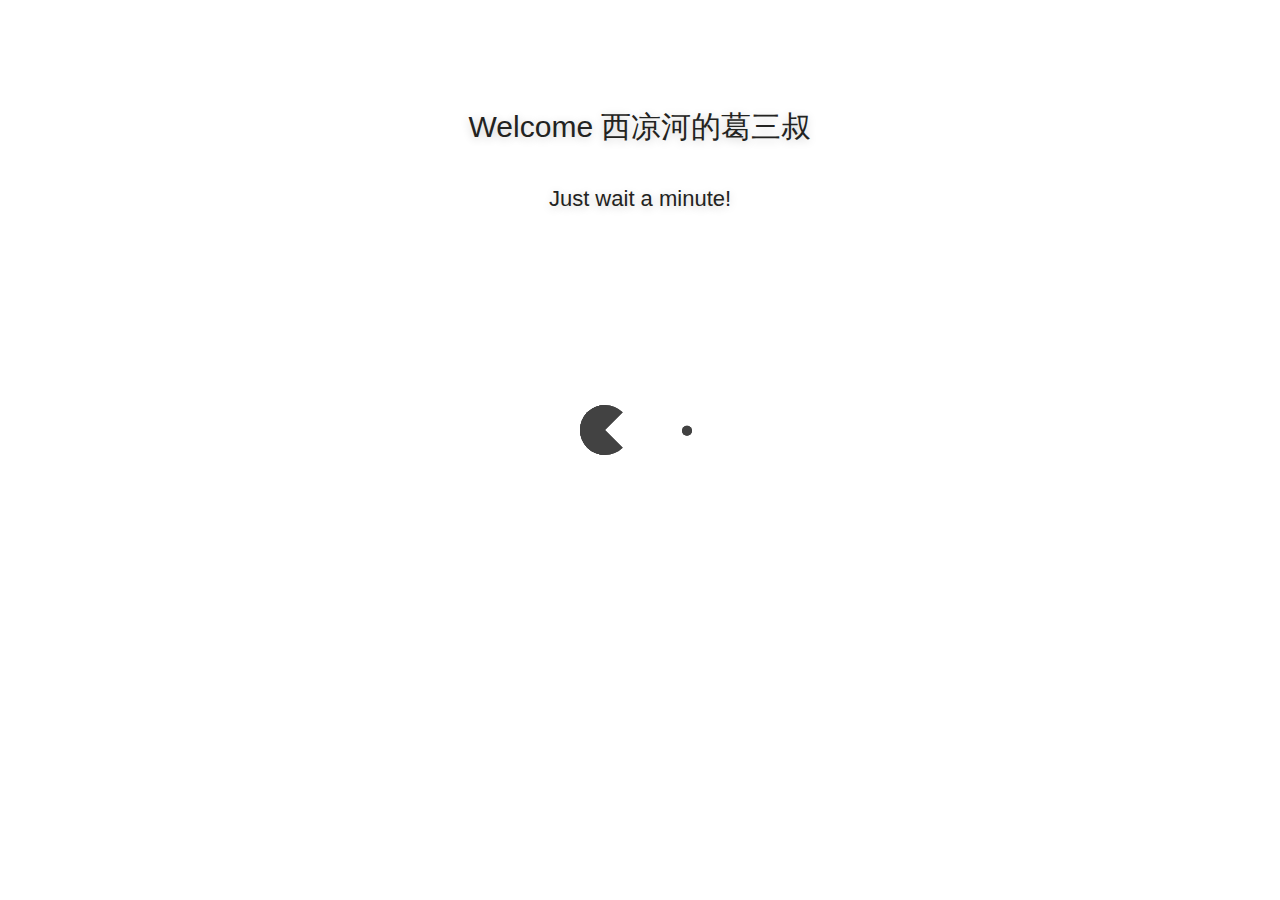
<file: index.html>
<!DOCTYPE html>
<html lang="en-US">
  <head>
    <meta charset="utf-8">
    <meta name="viewport" content="width=device-width,initial-scale=1">
    <title>西凉河的葛三叔</title>
    <meta name="generator" content="VuePress 1.5.2">
    <link rel="icon" href="/jiaziteng.jpg">
    <meta name="description" content="岁月如飞刀，刀刀催人老">
    <meta name="viewport" content="width=device-width,initial-scale=1,user-scalable=no">
    <link rel="preload" href="/assets/css/0.styles.68db34c9.css" as="style"><link rel="preload" href="/assets/js/app.7fd087e8.js" as="script"><link rel="preload" href="/assets/js/4.99ced8af.js" as="script"><link rel="preload" href="/assets/js/1.6e84b008.js" as="script"><link rel="prefetch" href="/assets/js/10.7c631c9b.js"><link rel="prefetch" href="/assets/js/11.65e496f8.js"><link rel="prefetch" href="/assets/js/12.b81cd5c3.js"><link rel="prefetch" href="/assets/js/13.820dec42.js"><link rel="prefetch" href="/assets/js/14.c75390a1.js"><link rel="prefetch" href="/assets/js/5.79a7864a.js"><link rel="prefetch" href="/assets/js/6.84428596.js"><link rel="prefetch" href="/assets/js/7.886b7742.js"><link rel="prefetch" href="/assets/js/8.d3c65567.js"><link rel="prefetch" href="/assets/js/9.b6042d48.js"><link rel="prefetch" href="/assets/js/vendors~flowchart.d24949f2.js">
    <link rel="stylesheet" href="/assets/css/0.styles.68db34c9.css">
  </head>
  <body>
    <div id="app" data-server-rendered="true"><div><div class="theme-container no-sidebar" data-v-07aa8953><div id="loader-wrapper" data-v-406ff66a data-v-07aa8953 data-v-07aa8953><div class="loader-main" data-v-406ff66a><div data-v-406ff66a></div><div data-v-406ff66a></div><div data-v-406ff66a></div><div data-v-406ff66a></div></div> <h3 class="title" data-v-406ff66a>Welcome 西凉河的葛三叔</h3> <p class="description" data-v-406ff66a>Just wait a minute!</p></div></div></div><div class="global-ui"></div></div>
    <script src="/assets/js/app.7fd087e8.js" defer></script><script src="/assets/js/4.99ced8af.js" defer></script><script src="/assets/js/1.6e84b008.js" defer></script>
  </body>
</html>
</file>
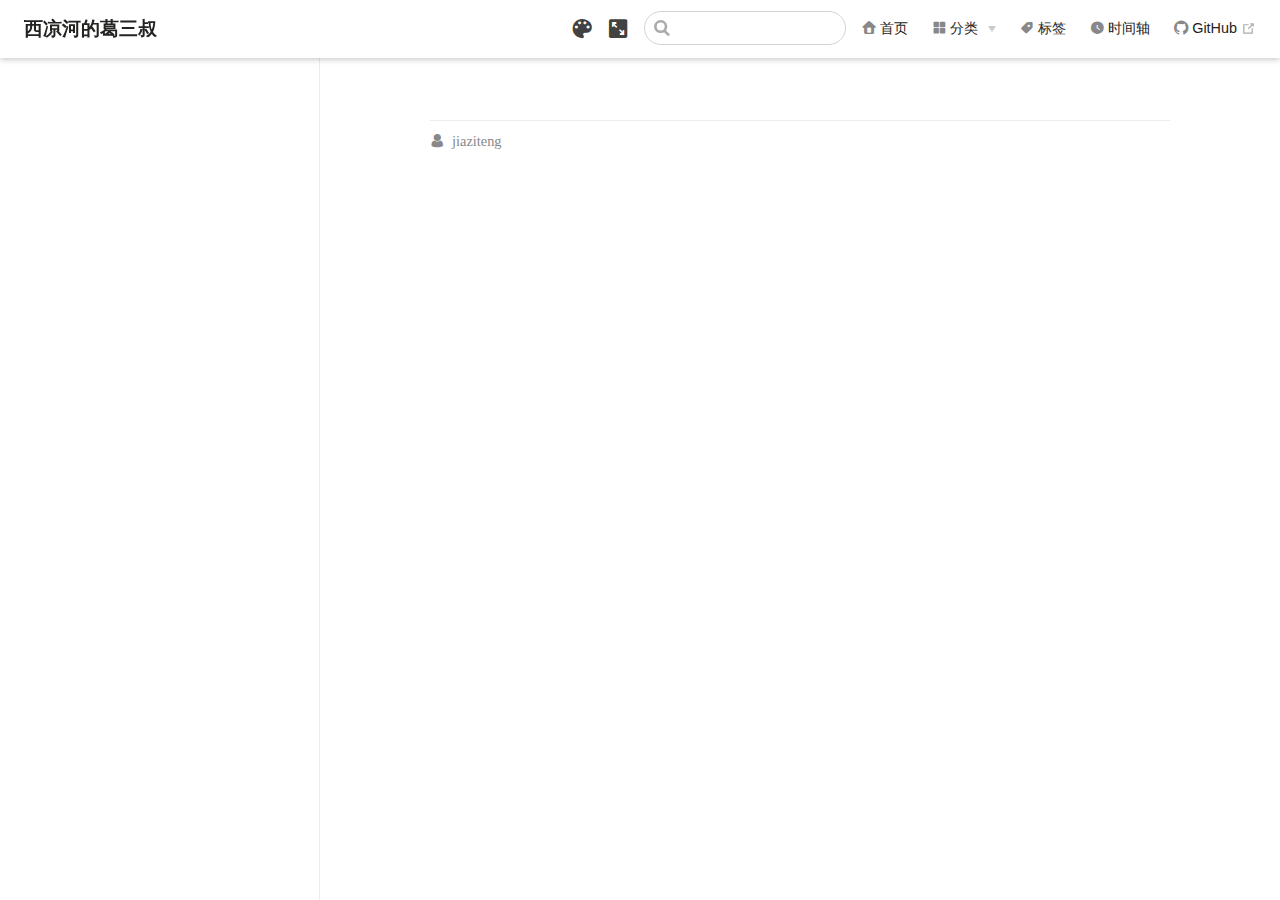
<file: category/index.html>
<!DOCTYPE html>
<html lang="en-US">
  <head>
    <meta charset="utf-8">
    <meta name="viewport" content="width=device-width,initial-scale=1">
    <title>Categories | 西凉河的葛三叔</title>
    <meta name="generator" content="VuePress 1.5.2">
    <link rel="icon" href="/jiaziteng.jpg">
    <meta name="description" content="岁月如飞刀，刀刀催人老">
    <meta name="viewport" content="width=device-width,initial-scale=1,user-scalable=no">
    <link rel="preload" href="/assets/css/0.styles.68db34c9.css" as="style"><link rel="preload" href="/assets/js/app.7fd087e8.js" as="script"><link rel="preload" href="/assets/js/4.99ced8af.js" as="script"><link rel="preload" href="/assets/js/1.6e84b008.js" as="script"><link rel="prefetch" href="/assets/js/10.7c631c9b.js"><link rel="prefetch" href="/assets/js/11.65e496f8.js"><link rel="prefetch" href="/assets/js/12.b81cd5c3.js"><link rel="prefetch" href="/assets/js/13.820dec42.js"><link rel="prefetch" href="/assets/js/14.c75390a1.js"><link rel="prefetch" href="/assets/js/5.79a7864a.js"><link rel="prefetch" href="/assets/js/6.84428596.js"><link rel="prefetch" href="/assets/js/7.886b7742.js"><link rel="prefetch" href="/assets/js/8.d3c65567.js"><link rel="prefetch" href="/assets/js/9.b6042d48.js"><link rel="prefetch" href="/assets/js/vendors~flowchart.d24949f2.js">
    <link rel="stylesheet" href="/assets/css/0.styles.68db34c9.css">
  </head>
  <body>
    <div id="app" data-server-rendered="true"><div><div class="theme-container" data-v-07aa8953><div id="loader-wrapper" data-v-406ff66a data-v-07aa8953 data-v-07aa8953><div class="loader-main" data-v-406ff66a><div data-v-406ff66a></div><div data-v-406ff66a></div><div data-v-406ff66a></div><div data-v-406ff66a></div></div> <!----> <p class="description" data-v-406ff66a>Just wait a minute!</p></div></div></div><div class="global-ui"></div></div>
    <script src="/assets/js/app.7fd087e8.js" defer></script><script src="/assets/js/4.99ced8af.js" defer></script><script src="/assets/js/1.6e84b008.js" defer></script>
  </body>
</html>
</file>
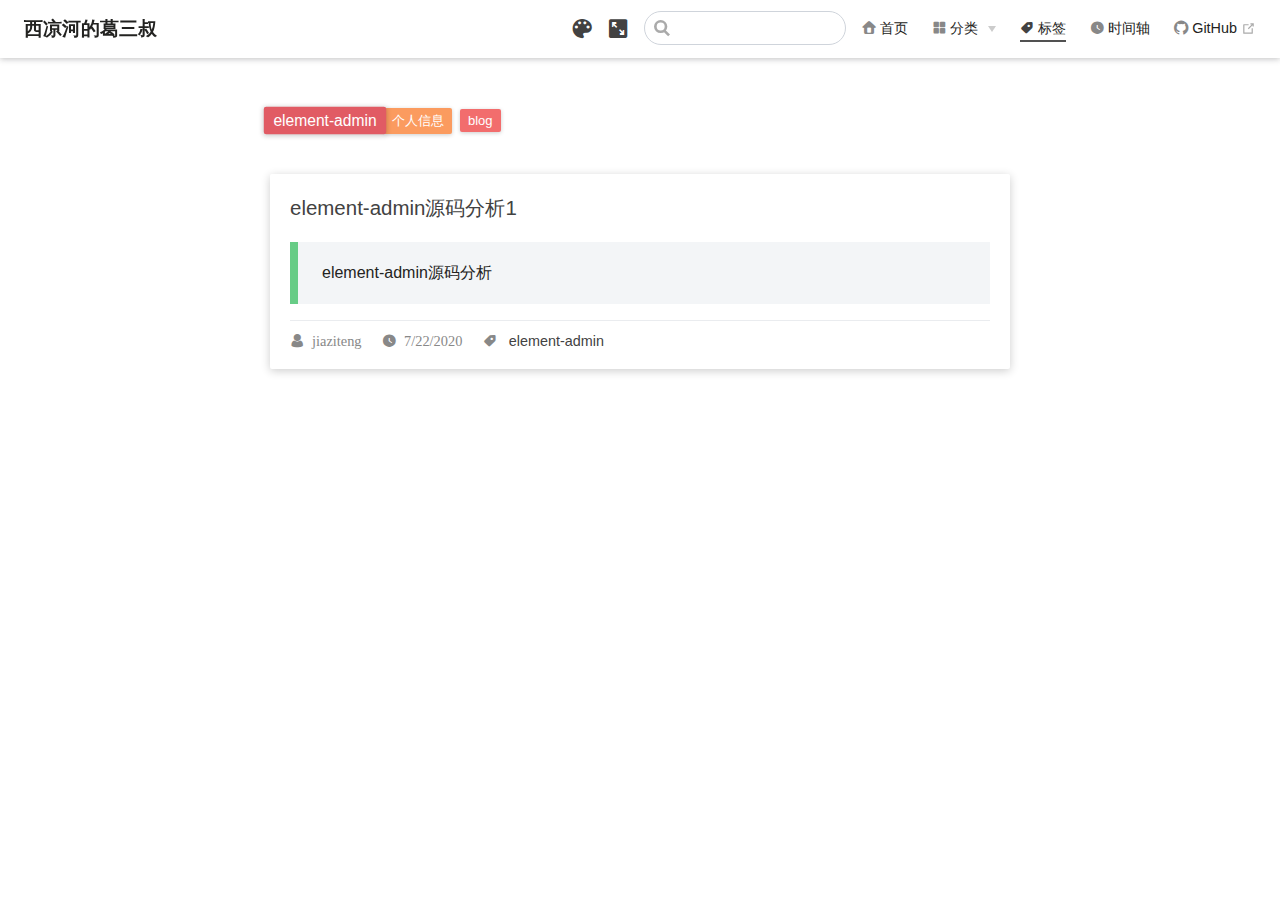
<file: tag/index.html>
<!DOCTYPE html>
<html lang="en-US">
  <head>
    <meta charset="utf-8">
    <meta name="viewport" content="width=device-width,initial-scale=1">
    <title>Tags | 西凉河的葛三叔</title>
    <meta name="generator" content="VuePress 1.5.2">
    <link rel="icon" href="/jiaziteng.jpg">
    <meta name="description" content="岁月如飞刀，刀刀催人老">
    <meta name="viewport" content="width=device-width,initial-scale=1,user-scalable=no">
    <link rel="preload" href="/assets/css/0.styles.68db34c9.css" as="style"><link rel="preload" href="/assets/js/app.7fd087e8.js" as="script"><link rel="preload" href="/assets/js/6.84428596.js" as="script"><link rel="preload" href="/assets/js/1.6e84b008.js" as="script"><link rel="prefetch" href="/assets/js/10.7c631c9b.js"><link rel="prefetch" href="/assets/js/11.65e496f8.js"><link rel="prefetch" href="/assets/js/12.b81cd5c3.js"><link rel="prefetch" href="/assets/js/13.820dec42.js"><link rel="prefetch" href="/assets/js/14.c75390a1.js"><link rel="prefetch" href="/assets/js/4.99ced8af.js"><link rel="prefetch" href="/assets/js/5.79a7864a.js"><link rel="prefetch" href="/assets/js/7.886b7742.js"><link rel="prefetch" href="/assets/js/8.d3c65567.js"><link rel="prefetch" href="/assets/js/9.b6042d48.js"><link rel="prefetch" href="/assets/js/vendors~flowchart.d24949f2.js">
    <link rel="stylesheet" href="/assets/css/0.styles.68db34c9.css">
  </head>
  <body>
    <div id="app" data-server-rendered="true"><div class="tags-wrapper reco-hide" data-v-687751e0><div class="theme-container no-sidebar" data-v-07aa8953 data-v-687751e0><div id="loader-wrapper" data-v-406ff66a data-v-07aa8953 data-v-07aa8953><div class="loader-main" data-v-406ff66a><div data-v-406ff66a></div><div data-v-406ff66a></div><div data-v-406ff66a></div><div data-v-406ff66a></div></div> <!----> <p class="description" data-v-406ff66a>Just wait a minute!</p></div></div> <div class="tags" data-v-687751e0><span class="active" style="background-color:#67cc86;" data-v-687751e0>element-admin</span><span style="background-color:#f8b26a;" data-v-687751e0>个人信息</span><span style="background-color:#3498db;" data-v-687751e0>blog</span></div> <div class="abstract-wrapper list" data-v-5601b270 data-v-687751e0><div class="abstract-item" style="display:;" data-v-5601b270><div class="title" data-v-5601b270><a href="/views/elment-admin/element-admin%E6%BA%90%E7%A0%81%E8%A7%A3%E6%9E%901.html" data-v-5601b270>element-admin源码分析1</a></div> <div class="abstract" data-v-5601b270><div class="custom-block tip">
<p>element-admin源码分析</p>
</div>
</div> <hr data-v-5601b270> <div data-v-4d088513 data-v-5601b270><i class="iconfont reco-account" data-v-4d088513><span data-v-4d088513>jiaziteng</span></i> <i class="iconfont reco-date" data-v-4d088513><span data-v-4d088513>2020-7-22</span></i> <!----> <i class="iconfont reco-tag tags" data-v-4d088513><span class="tag-item active" data-v-4d088513>
      element-admin
    </span></i></div></div></div> <div class="pagation pagation" style="display:none;" data-v-344b57dc data-v-687751e0><div class="pagation-list" data-v-344b57dc><span unselectable="on" class="jump" style="display:none;" data-v-344b57dc>Prev</span> <span class="jump" style="display:none;" data-v-344b57dc>1</span> <span class="ellipsis" style="display:none;" data-v-344b57dc>...</span> <span class="jump bgprimary" data-v-344b57dc>1</span> <span class="ellipsis" style="display:none;" data-v-344b57dc>...</span> <span class="jump" style="display:none;" data-v-344b57dc>1</span> <span class="jump" style="display:none;" data-v-344b57dc>Next</span> <span class="jumppoint" data-v-344b57dc>跳转到：</span> <span class="jumpinp" data-v-344b57dc><input type="text" value="" data-v-344b57dc></span> <span class="jump gobtn" data-v-344b57dc>GO</span></div></div></div><div class="global-ui"></div></div>
    <script src="/assets/js/app.7fd087e8.js" defer></script><script src="/assets/js/6.84428596.js" defer></script><script src="/assets/js/1.6e84b008.js" defer></script>
  </body>
</html>
</file>
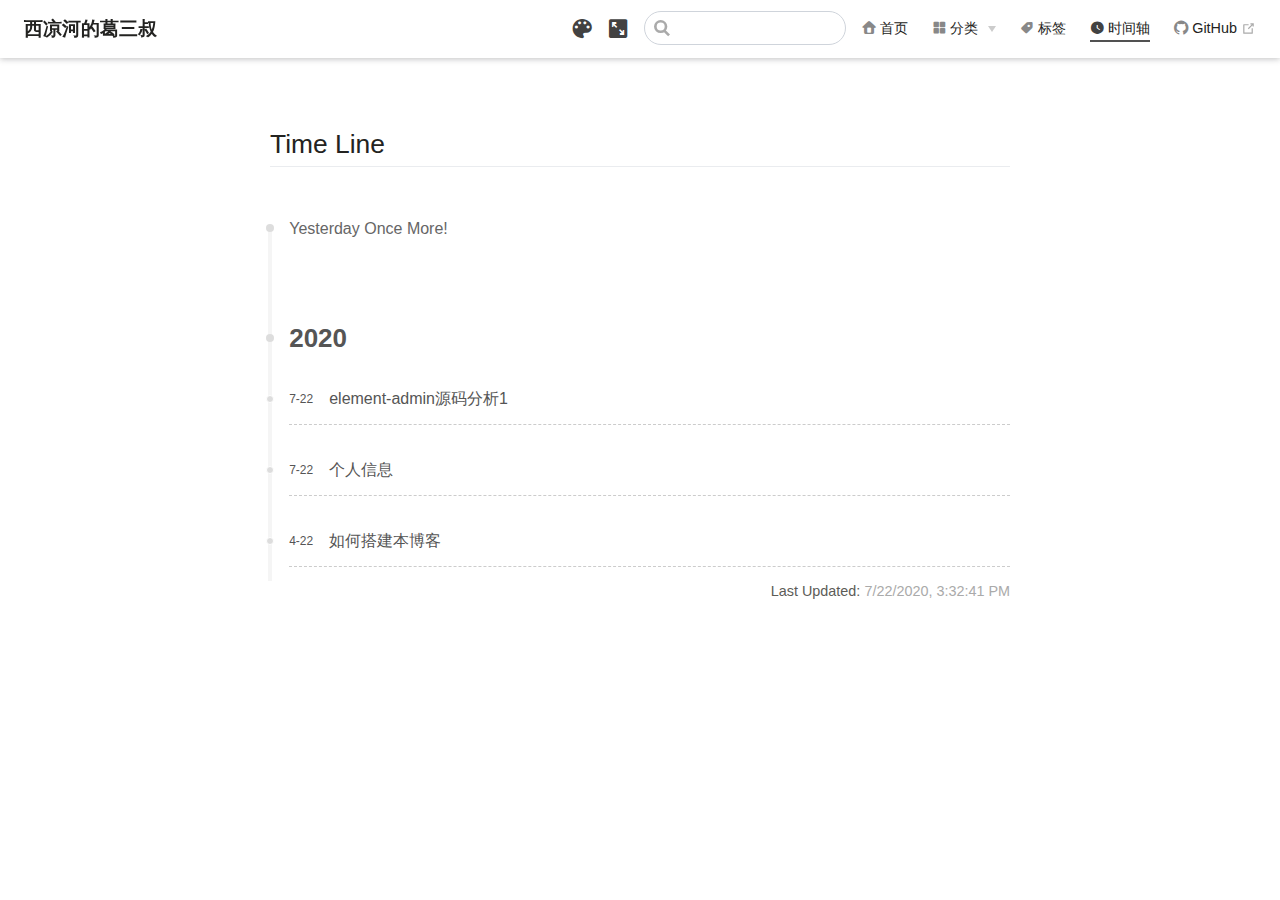
<file: timeline/index.html>
<!DOCTYPE html>
<html lang="en-US">
  <head>
    <meta charset="utf-8">
    <meta name="viewport" content="width=device-width,initial-scale=1">
    <title>Time Line | 西凉河的葛三叔</title>
    <meta name="generator" content="VuePress 1.5.2">
    <link rel="icon" href="/jiaziteng.jpg">
    <meta name="description" content="岁月如飞刀，刀刀催人老">
    <meta name="viewport" content="width=device-width,initial-scale=1,user-scalable=no">
    <link rel="preload" href="/assets/css/0.styles.68db34c9.css" as="style"><link rel="preload" href="/assets/js/app.7fd087e8.js" as="script"><link rel="preload" href="/assets/js/4.99ced8af.js" as="script"><link rel="preload" href="/assets/js/1.6e84b008.js" as="script"><link rel="prefetch" href="/assets/js/10.7c631c9b.js"><link rel="prefetch" href="/assets/js/11.65e496f8.js"><link rel="prefetch" href="/assets/js/12.b81cd5c3.js"><link rel="prefetch" href="/assets/js/13.820dec42.js"><link rel="prefetch" href="/assets/js/14.c75390a1.js"><link rel="prefetch" href="/assets/js/5.79a7864a.js"><link rel="prefetch" href="/assets/js/6.84428596.js"><link rel="prefetch" href="/assets/js/7.886b7742.js"><link rel="prefetch" href="/assets/js/8.d3c65567.js"><link rel="prefetch" href="/assets/js/9.b6042d48.js"><link rel="prefetch" href="/assets/js/vendors~flowchart.d24949f2.js">
    <link rel="stylesheet" href="/assets/css/0.styles.68db34c9.css">
  </head>
  <body>
    <div id="app" data-server-rendered="true"><div><div class="theme-container no-sidebar" data-v-07aa8953><div id="loader-wrapper" data-v-406ff66a data-v-07aa8953 data-v-07aa8953><div class="loader-main" data-v-406ff66a><div data-v-406ff66a></div><div data-v-406ff66a></div><div data-v-406ff66a></div><div data-v-406ff66a></div></div> <!----> <p class="description" data-v-406ff66a>Just wait a minute!</p></div></div></div><div class="global-ui"></div></div>
    <script src="/assets/js/app.7fd087e8.js" defer></script><script src="/assets/js/4.99ced8af.js" defer></script><script src="/assets/js/1.6e84b008.js" defer></script>
  </body>
</html>
</file>
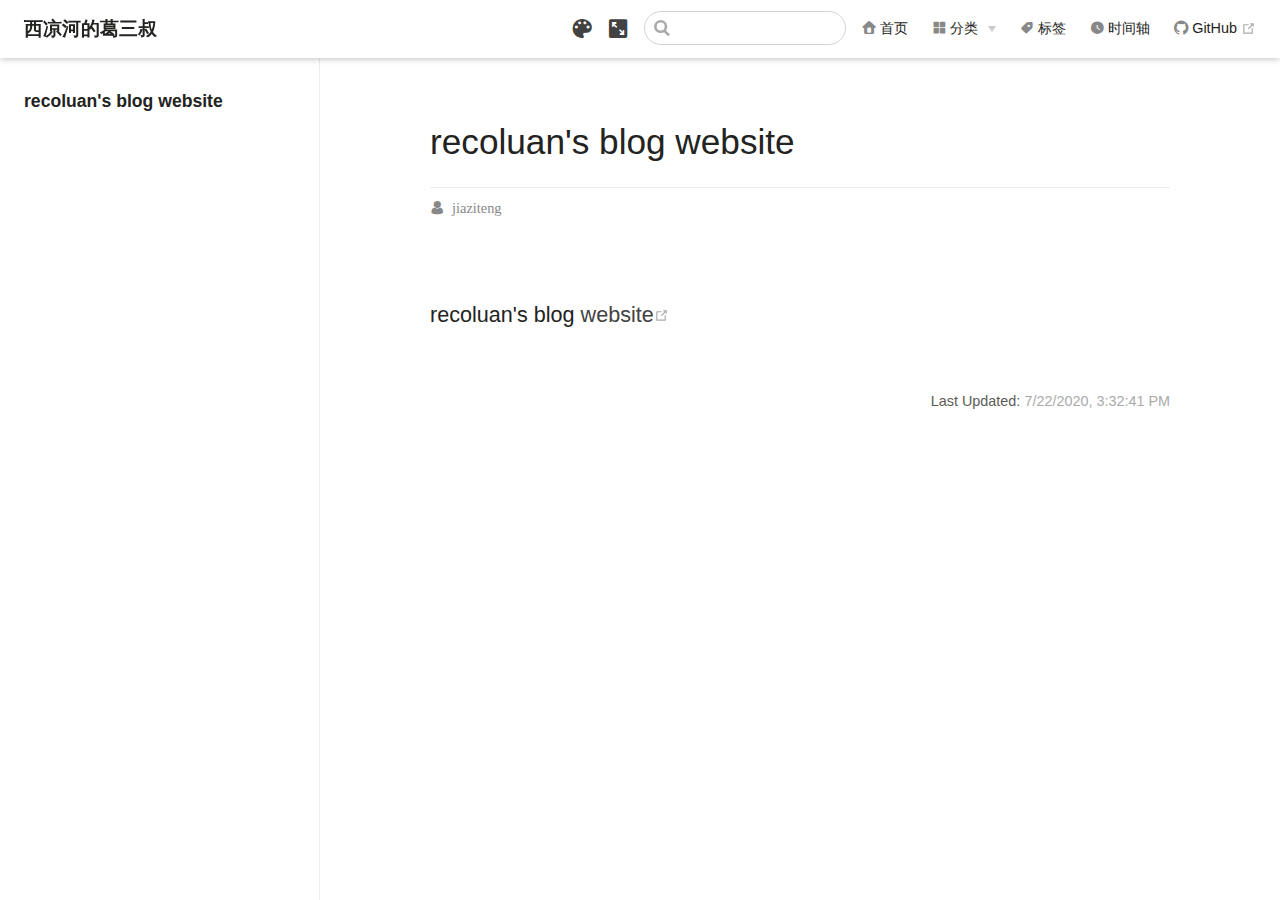
<file: views/index.html>
<!DOCTYPE html>
<html lang="en-US">
  <head>
    <meta charset="utf-8">
    <meta name="viewport" content="width=device-width,initial-scale=1">
    <title>recoluan&#39;s blog website | 西凉河的葛三叔</title>
    <meta name="generator" content="VuePress 1.5.2">
    <link rel="icon" href="/jiaziteng.jpg">
    <meta name="description" content="岁月如飞刀，刀刀催人老">
    <meta name="viewport" content="width=device-width,initial-scale=1,user-scalable=no">
    <link rel="preload" href="/assets/css/0.styles.68db34c9.css" as="style"><link rel="preload" href="/assets/js/app.7fd087e8.js" as="script"><link rel="preload" href="/assets/js/4.99ced8af.js" as="script"><link rel="preload" href="/assets/js/1.6e84b008.js" as="script"><link rel="prefetch" href="/assets/js/10.7c631c9b.js"><link rel="prefetch" href="/assets/js/11.65e496f8.js"><link rel="prefetch" href="/assets/js/12.b81cd5c3.js"><link rel="prefetch" href="/assets/js/13.820dec42.js"><link rel="prefetch" href="/assets/js/14.c75390a1.js"><link rel="prefetch" href="/assets/js/5.79a7864a.js"><link rel="prefetch" href="/assets/js/6.84428596.js"><link rel="prefetch" href="/assets/js/7.886b7742.js"><link rel="prefetch" href="/assets/js/8.d3c65567.js"><link rel="prefetch" href="/assets/js/9.b6042d48.js"><link rel="prefetch" href="/assets/js/vendors~flowchart.d24949f2.js">
    <link rel="stylesheet" href="/assets/css/0.styles.68db34c9.css">
  </head>
  <body>
    <div id="app" data-server-rendered="true"><div><div class="theme-container" data-v-07aa8953><div id="loader-wrapper" data-v-406ff66a data-v-07aa8953 data-v-07aa8953><div class="loader-main" data-v-406ff66a><div data-v-406ff66a></div><div data-v-406ff66a></div><div data-v-406ff66a></div><div data-v-406ff66a></div></div> <!----> <p class="description" data-v-406ff66a>Just wait a minute!</p></div></div></div><div class="global-ui"></div></div>
    <script src="/assets/js/app.7fd087e8.js" defer></script><script src="/assets/js/4.99ced8af.js" defer></script><script src="/assets/js/1.6e84b008.js" defer></script>
  </body>
</html>
</file>
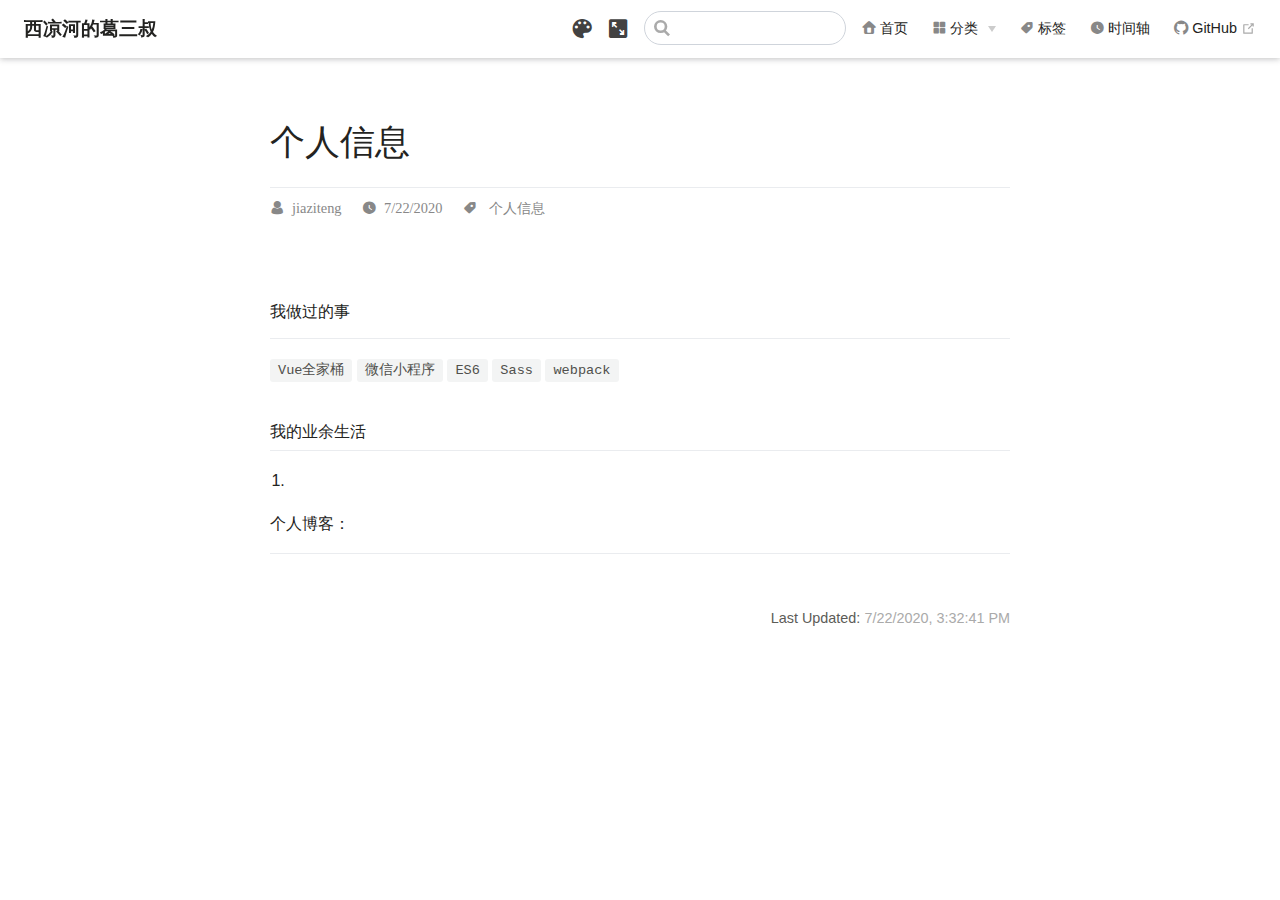
<file: views/personalInfo/index.html>
<!DOCTYPE html>
<html lang="en-US">
  <head>
    <meta charset="utf-8">
    <meta name="viewport" content="width=device-width,initial-scale=1">
    <title>个人信息 | 西凉河的葛三叔</title>
    <meta name="generator" content="VuePress 1.5.2">
    <link rel="icon" href="/jiaziteng.jpg">
    <meta name="description" content="岁月如飞刀，刀刀催人老">
    <meta name="viewport" content="width=device-width,initial-scale=1,user-scalable=no">
    <link rel="preload" href="/assets/css/0.styles.68db34c9.css" as="style"><link rel="preload" href="/assets/js/app.7fd087e8.js" as="script"><link rel="preload" href="/assets/js/4.99ced8af.js" as="script"><link rel="preload" href="/assets/js/1.6e84b008.js" as="script"><link rel="prefetch" href="/assets/js/10.7c631c9b.js"><link rel="prefetch" href="/assets/js/11.65e496f8.js"><link rel="prefetch" href="/assets/js/12.b81cd5c3.js"><link rel="prefetch" href="/assets/js/13.820dec42.js"><link rel="prefetch" href="/assets/js/14.c75390a1.js"><link rel="prefetch" href="/assets/js/5.79a7864a.js"><link rel="prefetch" href="/assets/js/6.84428596.js"><link rel="prefetch" href="/assets/js/7.886b7742.js"><link rel="prefetch" href="/assets/js/8.d3c65567.js"><link rel="prefetch" href="/assets/js/9.b6042d48.js"><link rel="prefetch" href="/assets/js/vendors~flowchart.d24949f2.js">
    <link rel="stylesheet" href="/assets/css/0.styles.68db34c9.css">
  </head>
  <body>
    <div id="app" data-server-rendered="true"><div><div class="theme-container no-sidebar" data-v-07aa8953><div id="loader-wrapper" data-v-406ff66a data-v-07aa8953 data-v-07aa8953><div class="loader-main" data-v-406ff66a><div data-v-406ff66a></div><div data-v-406ff66a></div><div data-v-406ff66a></div><div data-v-406ff66a></div></div> <!----> <p class="description" data-v-406ff66a>Just wait a minute!</p></div></div></div><div class="global-ui"></div></div>
    <script src="/assets/js/app.7fd087e8.js" defer></script><script src="/assets/js/4.99ced8af.js" defer></script><script src="/assets/js/1.6e84b008.js" defer></script>
  </body>
</html>
</file>
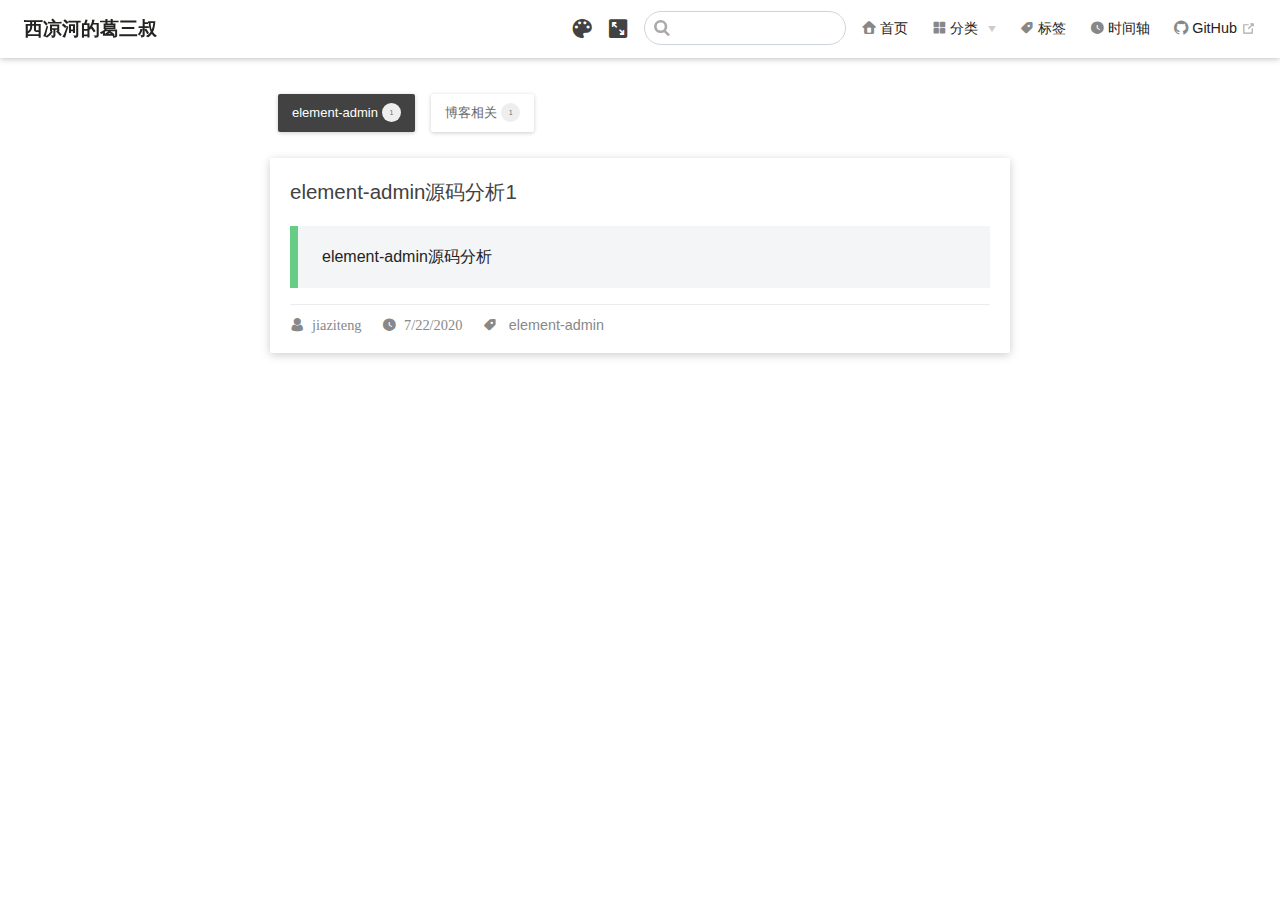
<file: category/element-admin.html>
<!DOCTYPE html>
<html lang="en-US">
  <head>
    <meta charset="utf-8">
    <meta name="viewport" content="width=device-width,initial-scale=1">
    <title>element-admin | Category | 西凉河的葛三叔</title>
    <meta name="generator" content="VuePress 1.5.2">
    <link rel="icon" href="/jiaziteng.jpg">
    <meta name="description" content="岁月如飞刀，刀刀催人老">
    <meta name="viewport" content="width=device-width,initial-scale=1,user-scalable=no">
    <link rel="preload" href="/assets/css/0.styles.68db34c9.css" as="style"><link rel="preload" href="/assets/js/app.7fd087e8.js" as="script"><link rel="preload" href="/assets/js/5.79a7864a.js" as="script"><link rel="preload" href="/assets/js/1.6e84b008.js" as="script"><link rel="prefetch" href="/assets/js/10.7c631c9b.js"><link rel="prefetch" href="/assets/js/11.65e496f8.js"><link rel="prefetch" href="/assets/js/12.b81cd5c3.js"><link rel="prefetch" href="/assets/js/13.820dec42.js"><link rel="prefetch" href="/assets/js/14.c75390a1.js"><link rel="prefetch" href="/assets/js/4.99ced8af.js"><link rel="prefetch" href="/assets/js/6.84428596.js"><link rel="prefetch" href="/assets/js/7.886b7742.js"><link rel="prefetch" href="/assets/js/8.d3c65567.js"><link rel="prefetch" href="/assets/js/9.b6042d48.js"><link rel="prefetch" href="/assets/js/vendors~flowchart.d24949f2.js">
    <link rel="stylesheet" href="/assets/css/0.styles.68db34c9.css">
  </head>
  <body>
    <div id="app" data-server-rendered="true"><div class="categories-wrapper reco-hide" data-v-401097de><div class="theme-container no-sidebar" data-v-07aa8953 data-v-401097de><div id="loader-wrapper" data-v-406ff66a data-v-07aa8953 data-v-07aa8953><div class="loader-main" data-v-406ff66a><div data-v-406ff66a></div><div data-v-406ff66a></div><div data-v-406ff66a></div><div data-v-406ff66a></div></div> <!----> <p class="description" data-v-406ff66a>Just wait a minute!</p></div></div></div><div class="global-ui"></div></div>
    <script src="/assets/js/app.7fd087e8.js" defer></script><script src="/assets/js/5.79a7864a.js" defer></script><script src="/assets/js/1.6e84b008.js" defer></script>
  </body>
</html>
</file>
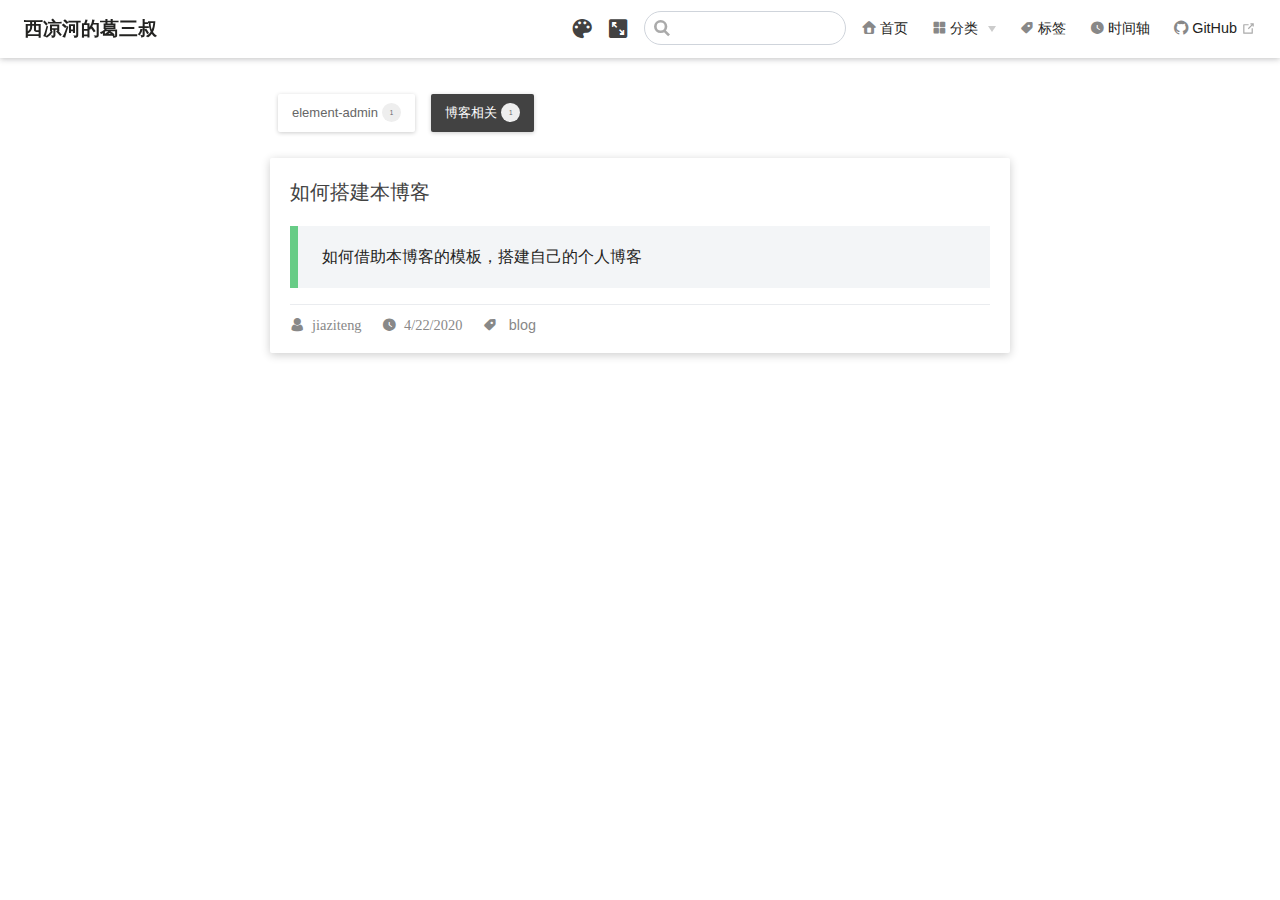
<file: category/博客相关.html>
<!DOCTYPE html>
<html lang="en-US">
  <head>
    <meta charset="utf-8">
    <meta name="viewport" content="width=device-width,initial-scale=1">
    <title>博客相关 | Category | 西凉河的葛三叔</title>
    <meta name="generator" content="VuePress 1.5.2">
    <link rel="icon" href="/jiaziteng.jpg">
    <meta name="description" content="岁月如飞刀，刀刀催人老">
    <meta name="viewport" content="width=device-width,initial-scale=1,user-scalable=no">
    <link rel="preload" href="/assets/css/0.styles.68db34c9.css" as="style"><link rel="preload" href="/assets/js/app.7fd087e8.js" as="script"><link rel="preload" href="/assets/js/5.79a7864a.js" as="script"><link rel="preload" href="/assets/js/1.6e84b008.js" as="script"><link rel="prefetch" href="/assets/js/10.7c631c9b.js"><link rel="prefetch" href="/assets/js/11.65e496f8.js"><link rel="prefetch" href="/assets/js/12.b81cd5c3.js"><link rel="prefetch" href="/assets/js/13.820dec42.js"><link rel="prefetch" href="/assets/js/14.c75390a1.js"><link rel="prefetch" href="/assets/js/4.99ced8af.js"><link rel="prefetch" href="/assets/js/6.84428596.js"><link rel="prefetch" href="/assets/js/7.886b7742.js"><link rel="prefetch" href="/assets/js/8.d3c65567.js"><link rel="prefetch" href="/assets/js/9.b6042d48.js"><link rel="prefetch" href="/assets/js/vendors~flowchart.d24949f2.js">
    <link rel="stylesheet" href="/assets/css/0.styles.68db34c9.css">
  </head>
  <body>
    <div id="app" data-server-rendered="true"><div class="categories-wrapper reco-hide" data-v-401097de><div class="theme-container no-sidebar" data-v-07aa8953 data-v-401097de><div id="loader-wrapper" data-v-406ff66a data-v-07aa8953 data-v-07aa8953><div class="loader-main" data-v-406ff66a><div data-v-406ff66a></div><div data-v-406ff66a></div><div data-v-406ff66a></div><div data-v-406ff66a></div></div> <!----> <p class="description" data-v-406ff66a>Just wait a minute!</p></div></div></div><div class="global-ui"></div></div>
    <script src="/assets/js/app.7fd087e8.js" defer></script><script src="/assets/js/5.79a7864a.js" defer></script><script src="/assets/js/1.6e84b008.js" defer></script>
  </body>
</html>
</file>
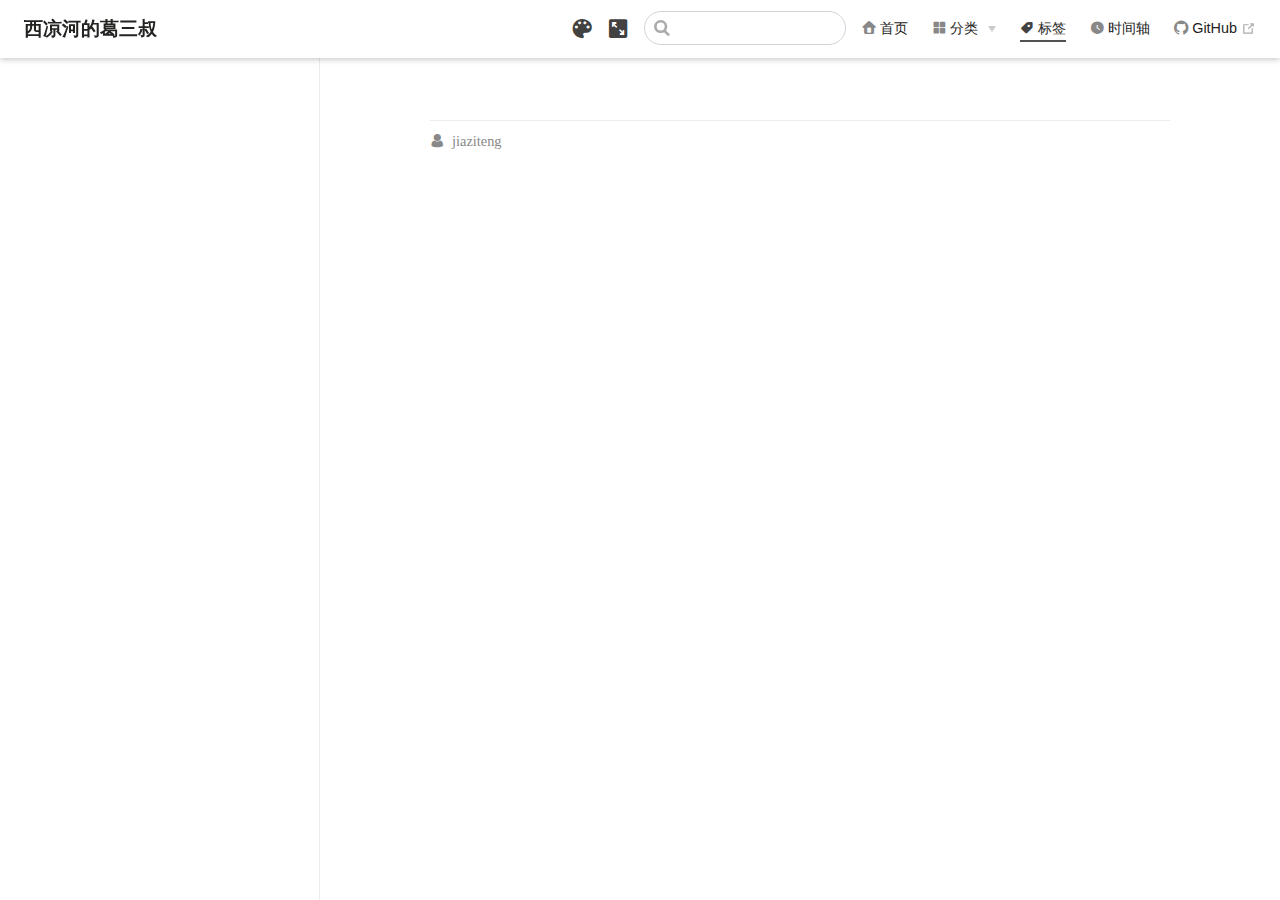
<file: tag/blog.html>
<!DOCTYPE html>
<html lang="en-US">
  <head>
    <meta charset="utf-8">
    <meta name="viewport" content="width=device-width,initial-scale=1">
    <title>blog | Tag | 西凉河的葛三叔</title>
    <meta name="generator" content="VuePress 1.5.2">
    <link rel="icon" href="/jiaziteng.jpg">
    <meta name="description" content="岁月如飞刀，刀刀催人老">
    <meta name="viewport" content="width=device-width,initial-scale=1,user-scalable=no">
    <link rel="preload" href="/assets/css/0.styles.68db34c9.css" as="style"><link rel="preload" href="/assets/js/app.7fd087e8.js" as="script"><link rel="preload" href="/assets/js/4.99ced8af.js" as="script"><link rel="preload" href="/assets/js/1.6e84b008.js" as="script"><link rel="prefetch" href="/assets/js/10.7c631c9b.js"><link rel="prefetch" href="/assets/js/11.65e496f8.js"><link rel="prefetch" href="/assets/js/12.b81cd5c3.js"><link rel="prefetch" href="/assets/js/13.820dec42.js"><link rel="prefetch" href="/assets/js/14.c75390a1.js"><link rel="prefetch" href="/assets/js/5.79a7864a.js"><link rel="prefetch" href="/assets/js/6.84428596.js"><link rel="prefetch" href="/assets/js/7.886b7742.js"><link rel="prefetch" href="/assets/js/8.d3c65567.js"><link rel="prefetch" href="/assets/js/9.b6042d48.js"><link rel="prefetch" href="/assets/js/vendors~flowchart.d24949f2.js">
    <link rel="stylesheet" href="/assets/css/0.styles.68db34c9.css">
  </head>
  <body>
    <div id="app" data-server-rendered="true"><div><div class="theme-container" data-v-07aa8953><div id="loader-wrapper" data-v-406ff66a data-v-07aa8953 data-v-07aa8953><div class="loader-main" data-v-406ff66a><div data-v-406ff66a></div><div data-v-406ff66a></div><div data-v-406ff66a></div><div data-v-406ff66a></div></div> <!----> <p class="description" data-v-406ff66a>Just wait a minute!</p></div></div></div><div class="global-ui"></div></div>
    <script src="/assets/js/app.7fd087e8.js" defer></script><script src="/assets/js/4.99ced8af.js" defer></script><script src="/assets/js/1.6e84b008.js" defer></script>
  </body>
</html>
</file>
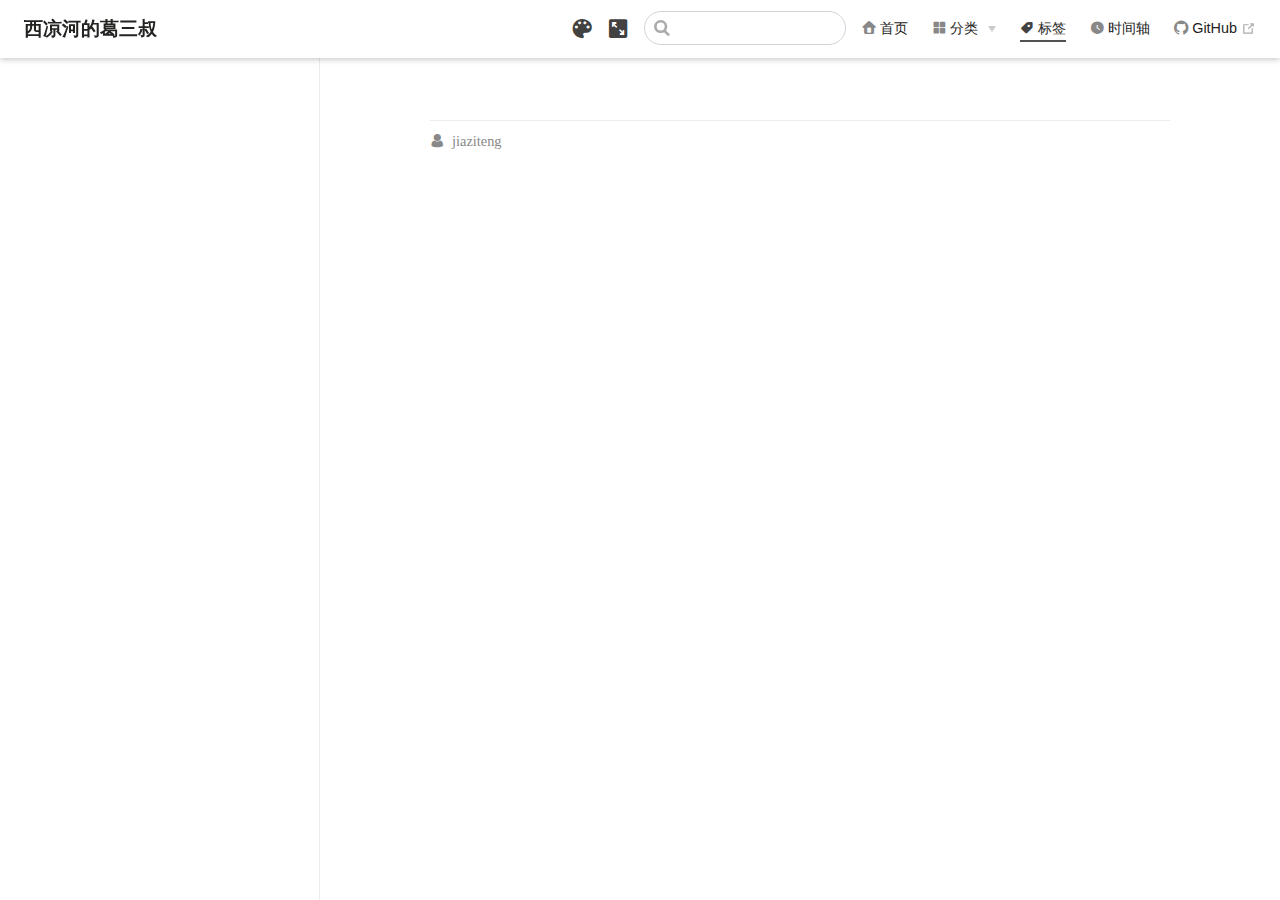
<file: tag/element-admin.html>
<!DOCTYPE html>
<html lang="en-US">
  <head>
    <meta charset="utf-8">
    <meta name="viewport" content="width=device-width,initial-scale=1">
    <title>element-admin | Tag | 西凉河的葛三叔</title>
    <meta name="generator" content="VuePress 1.5.2">
    <link rel="icon" href="/jiaziteng.jpg">
    <meta name="description" content="岁月如飞刀，刀刀催人老">
    <meta name="viewport" content="width=device-width,initial-scale=1,user-scalable=no">
    <link rel="preload" href="/assets/css/0.styles.68db34c9.css" as="style"><link rel="preload" href="/assets/js/app.7fd087e8.js" as="script"><link rel="preload" href="/assets/js/4.99ced8af.js" as="script"><link rel="preload" href="/assets/js/1.6e84b008.js" as="script"><link rel="prefetch" href="/assets/js/10.7c631c9b.js"><link rel="prefetch" href="/assets/js/11.65e496f8.js"><link rel="prefetch" href="/assets/js/12.b81cd5c3.js"><link rel="prefetch" href="/assets/js/13.820dec42.js"><link rel="prefetch" href="/assets/js/14.c75390a1.js"><link rel="prefetch" href="/assets/js/5.79a7864a.js"><link rel="prefetch" href="/assets/js/6.84428596.js"><link rel="prefetch" href="/assets/js/7.886b7742.js"><link rel="prefetch" href="/assets/js/8.d3c65567.js"><link rel="prefetch" href="/assets/js/9.b6042d48.js"><link rel="prefetch" href="/assets/js/vendors~flowchart.d24949f2.js">
    <link rel="stylesheet" href="/assets/css/0.styles.68db34c9.css">
  </head>
  <body>
    <div id="app" data-server-rendered="true"><div><div class="theme-container" data-v-07aa8953><div id="loader-wrapper" data-v-406ff66a data-v-07aa8953 data-v-07aa8953><div class="loader-main" data-v-406ff66a><div data-v-406ff66a></div><div data-v-406ff66a></div><div data-v-406ff66a></div><div data-v-406ff66a></div></div> <!----> <p class="description" data-v-406ff66a>Just wait a minute!</p></div></div></div><div class="global-ui"></div></div>
    <script src="/assets/js/app.7fd087e8.js" defer></script><script src="/assets/js/4.99ced8af.js" defer></script><script src="/assets/js/1.6e84b008.js" defer></script>
  </body>
</html>
</file>
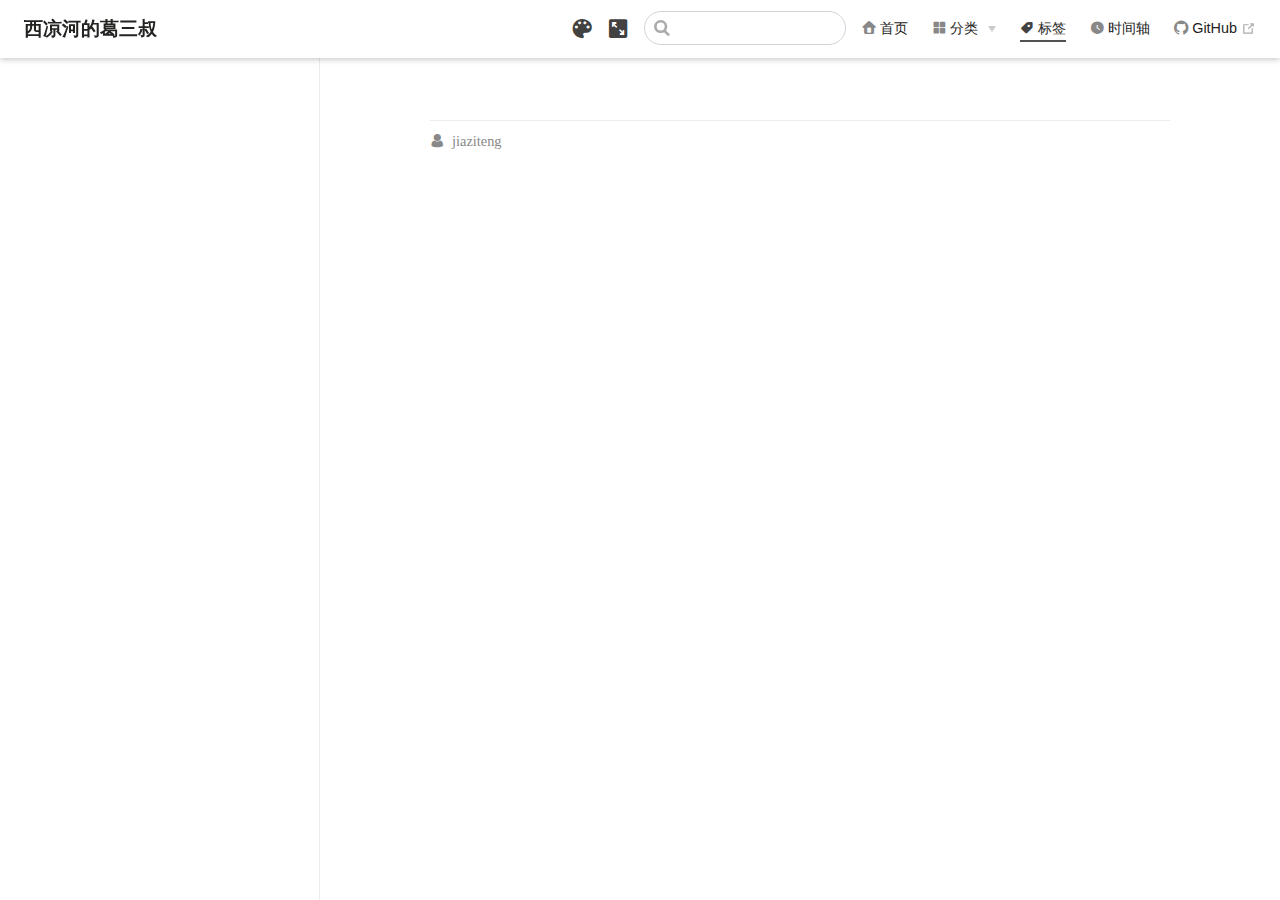
<file: tag/个人信息.html>
<!DOCTYPE html>
<html lang="en-US">
  <head>
    <meta charset="utf-8">
    <meta name="viewport" content="width=device-width,initial-scale=1">
    <title>个人信息 | Tag | 西凉河的葛三叔</title>
    <meta name="generator" content="VuePress 1.5.2">
    <link rel="icon" href="/jiaziteng.jpg">
    <meta name="description" content="岁月如飞刀，刀刀催人老">
    <meta name="viewport" content="width=device-width,initial-scale=1,user-scalable=no">
    <link rel="preload" href="/assets/css/0.styles.68db34c9.css" as="style"><link rel="preload" href="/assets/js/app.7fd087e8.js" as="script"><link rel="preload" href="/assets/js/4.99ced8af.js" as="script"><link rel="preload" href="/assets/js/1.6e84b008.js" as="script"><link rel="prefetch" href="/assets/js/10.7c631c9b.js"><link rel="prefetch" href="/assets/js/11.65e496f8.js"><link rel="prefetch" href="/assets/js/12.b81cd5c3.js"><link rel="prefetch" href="/assets/js/13.820dec42.js"><link rel="prefetch" href="/assets/js/14.c75390a1.js"><link rel="prefetch" href="/assets/js/5.79a7864a.js"><link rel="prefetch" href="/assets/js/6.84428596.js"><link rel="prefetch" href="/assets/js/7.886b7742.js"><link rel="prefetch" href="/assets/js/8.d3c65567.js"><link rel="prefetch" href="/assets/js/9.b6042d48.js"><link rel="prefetch" href="/assets/js/vendors~flowchart.d24949f2.js">
    <link rel="stylesheet" href="/assets/css/0.styles.68db34c9.css">
  </head>
  <body>
    <div id="app" data-server-rendered="true"><div><div class="theme-container" data-v-07aa8953><div id="loader-wrapper" data-v-406ff66a data-v-07aa8953 data-v-07aa8953><div class="loader-main" data-v-406ff66a><div data-v-406ff66a></div><div data-v-406ff66a></div><div data-v-406ff66a></div><div data-v-406ff66a></div></div> <!----> <p class="description" data-v-406ff66a>Just wait a minute!</p></div></div></div><div class="global-ui"></div></div>
    <script src="/assets/js/app.7fd087e8.js" defer></script><script src="/assets/js/4.99ced8af.js" defer></script><script src="/assets/js/1.6e84b008.js" defer></script>
  </body>
</html>
</file>
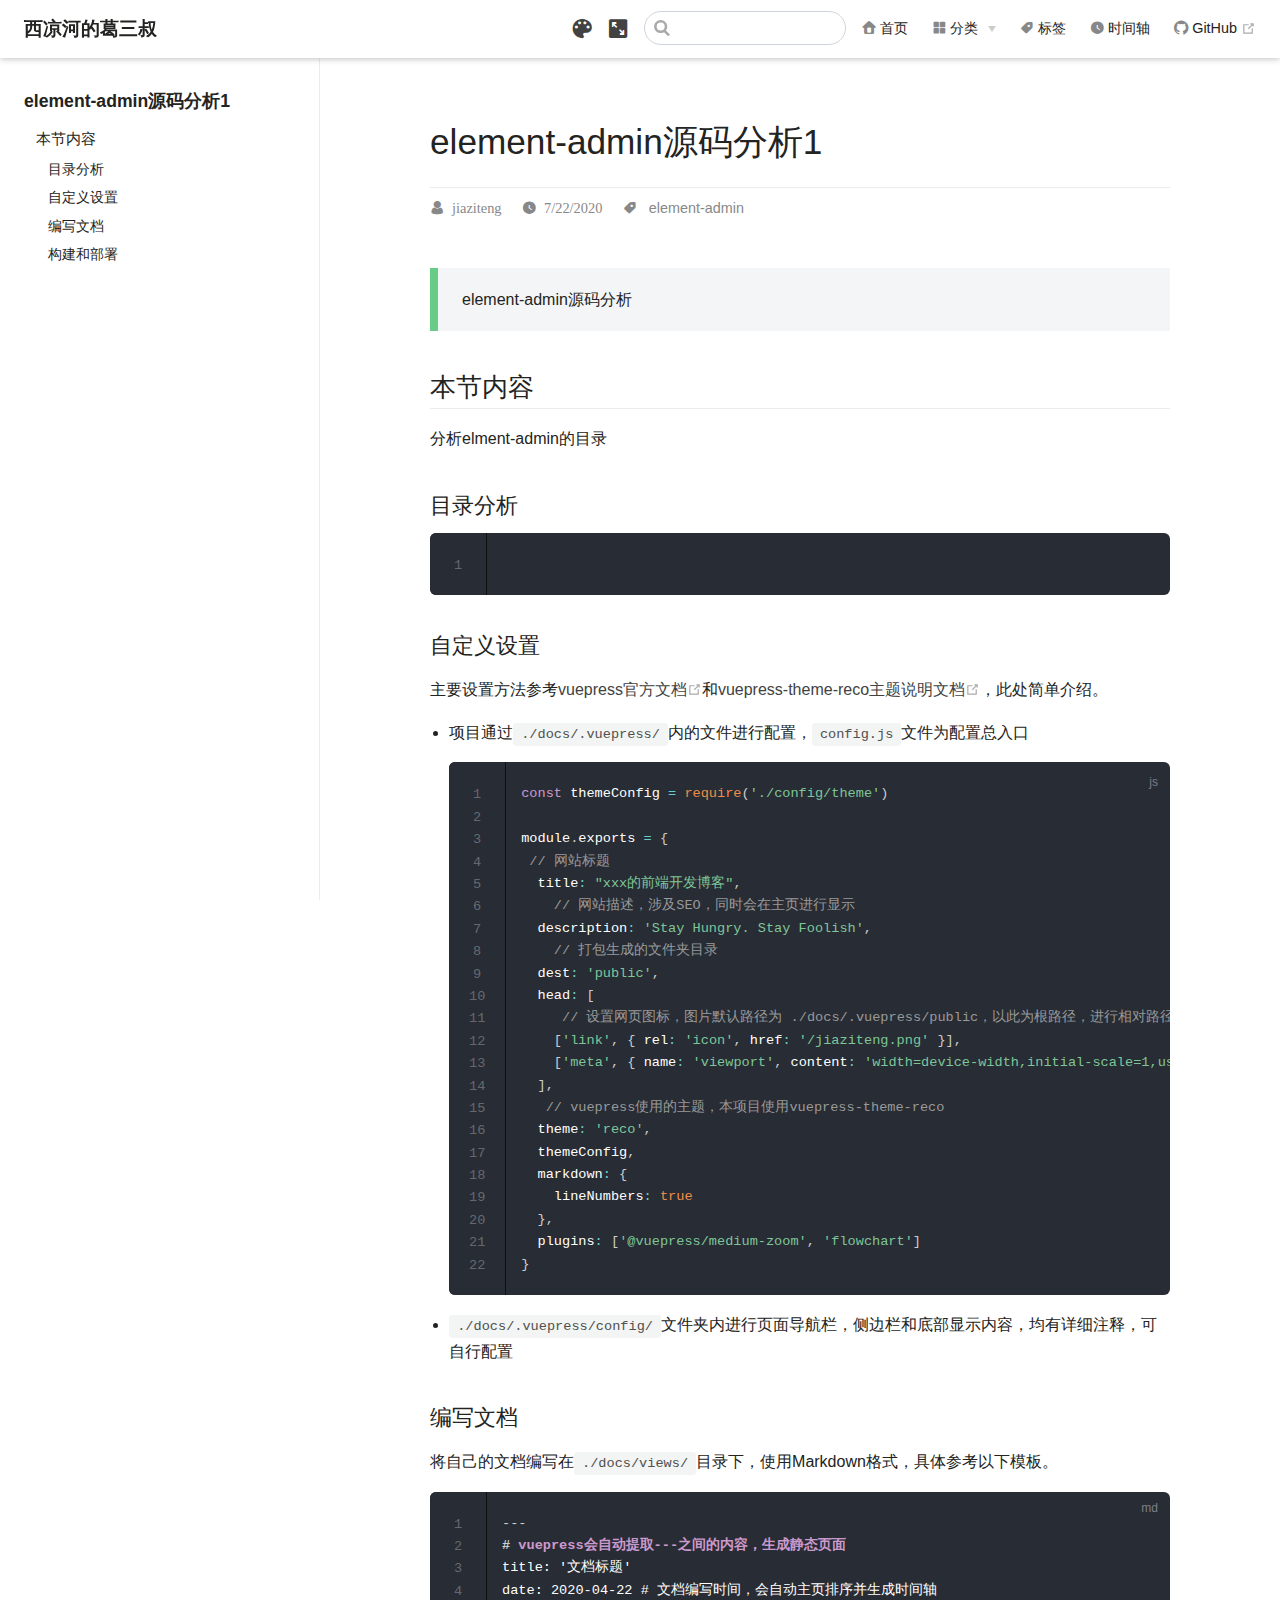
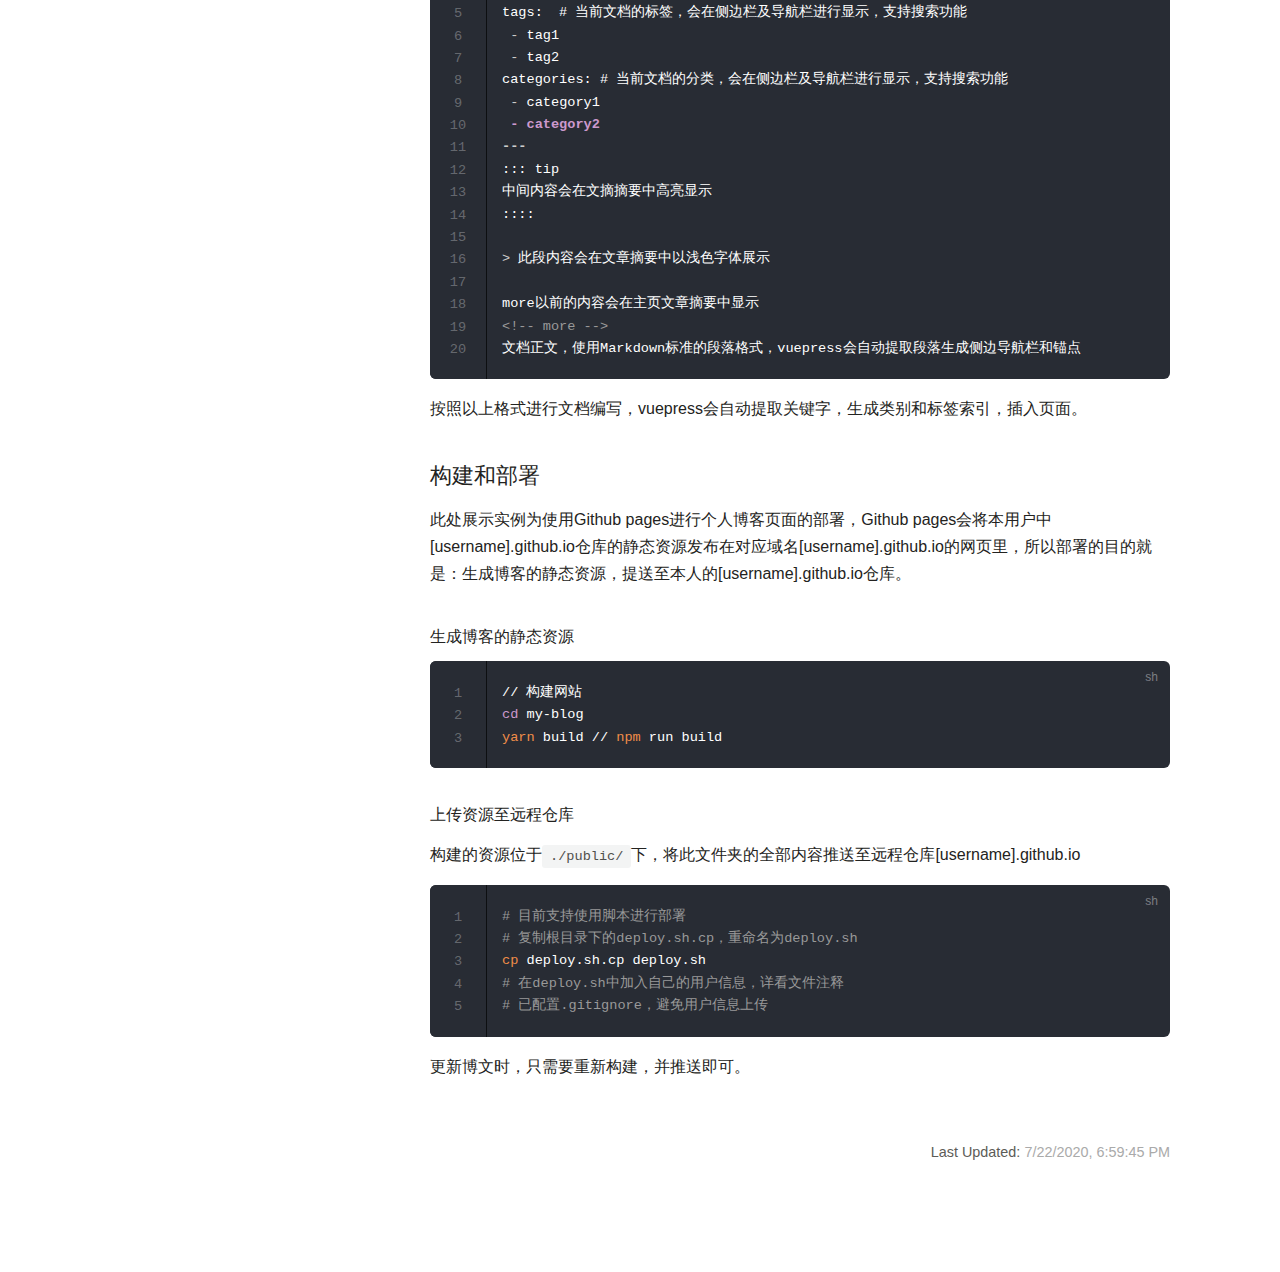
<file: views/elment-admin/element-admin源码解析1.html>
<!DOCTYPE html>
<html lang="en-US">
  <head>
    <meta charset="utf-8">
    <meta name="viewport" content="width=device-width,initial-scale=1">
    <title>element-admin源码分析1 | 西凉河的葛三叔</title>
    <meta name="generator" content="VuePress 1.5.2">
    <link rel="icon" href="/jiaziteng.jpg">
    <meta name="description" content="岁月如飞刀，刀刀催人老">
    <meta name="viewport" content="width=device-width,initial-scale=1,user-scalable=no">
    <link rel="preload" href="/assets/css/0.styles.68db34c9.css" as="style"><link rel="preload" href="/assets/js/app.7fd087e8.js" as="script"><link rel="preload" href="/assets/js/4.99ced8af.js" as="script"><link rel="preload" href="/assets/js/1.6e84b008.js" as="script"><link rel="prefetch" href="/assets/js/10.7c631c9b.js"><link rel="prefetch" href="/assets/js/11.65e496f8.js"><link rel="prefetch" href="/assets/js/12.b81cd5c3.js"><link rel="prefetch" href="/assets/js/13.820dec42.js"><link rel="prefetch" href="/assets/js/14.c75390a1.js"><link rel="prefetch" href="/assets/js/5.79a7864a.js"><link rel="prefetch" href="/assets/js/6.84428596.js"><link rel="prefetch" href="/assets/js/7.886b7742.js"><link rel="prefetch" href="/assets/js/8.d3c65567.js"><link rel="prefetch" href="/assets/js/9.b6042d48.js"><link rel="prefetch" href="/assets/js/vendors~flowchart.d24949f2.js">
    <link rel="stylesheet" href="/assets/css/0.styles.68db34c9.css">
  </head>
  <body>
    <div id="app" data-server-rendered="true"><div><div class="theme-container" data-v-07aa8953><div id="loader-wrapper" data-v-406ff66a data-v-07aa8953 data-v-07aa8953><div class="loader-main" data-v-406ff66a><div data-v-406ff66a></div><div data-v-406ff66a></div><div data-v-406ff66a></div><div data-v-406ff66a></div></div> <!----> <p class="description" data-v-406ff66a>Just wait a minute!</p></div></div></div><div class="global-ui"></div></div>
    <script src="/assets/js/app.7fd087e8.js" defer></script><script src="/assets/js/4.99ced8af.js" defer></script><script src="/assets/js/1.6e84b008.js" defer></script>
  </body>
</html>
</file>
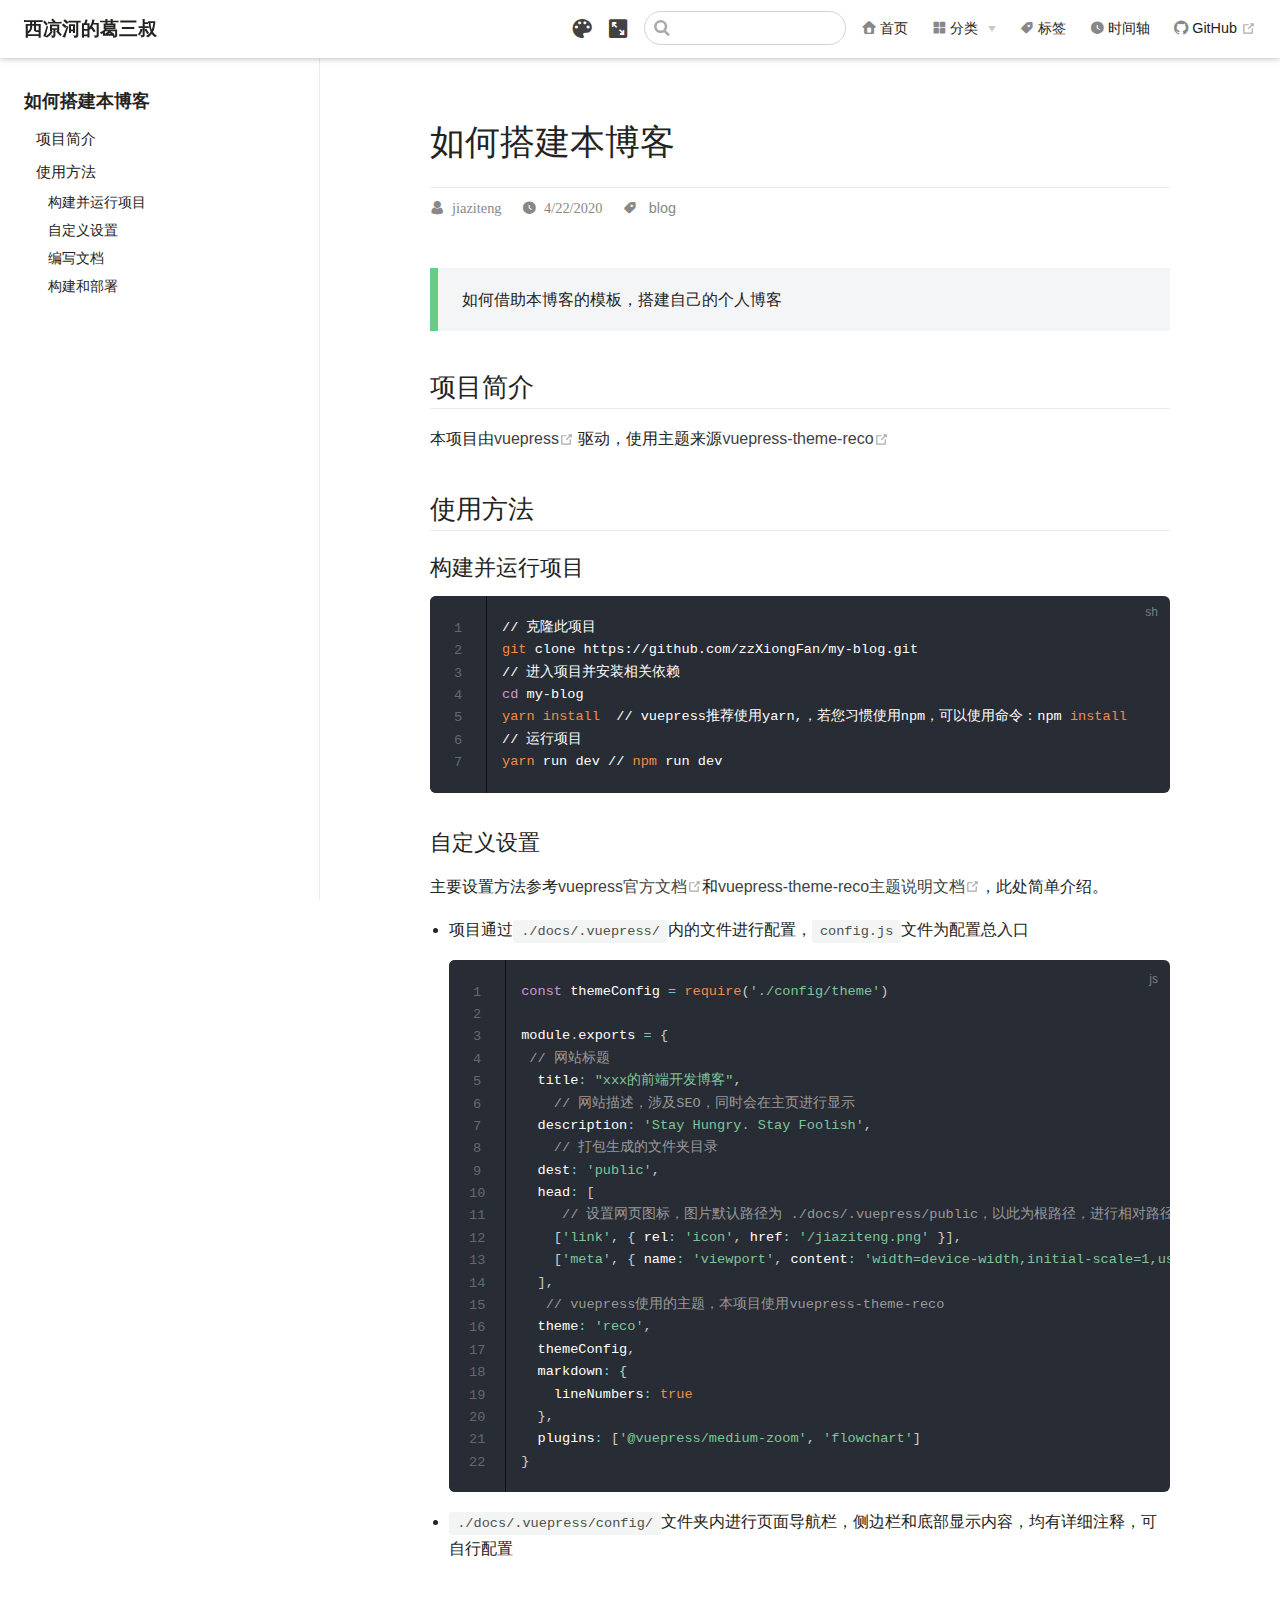
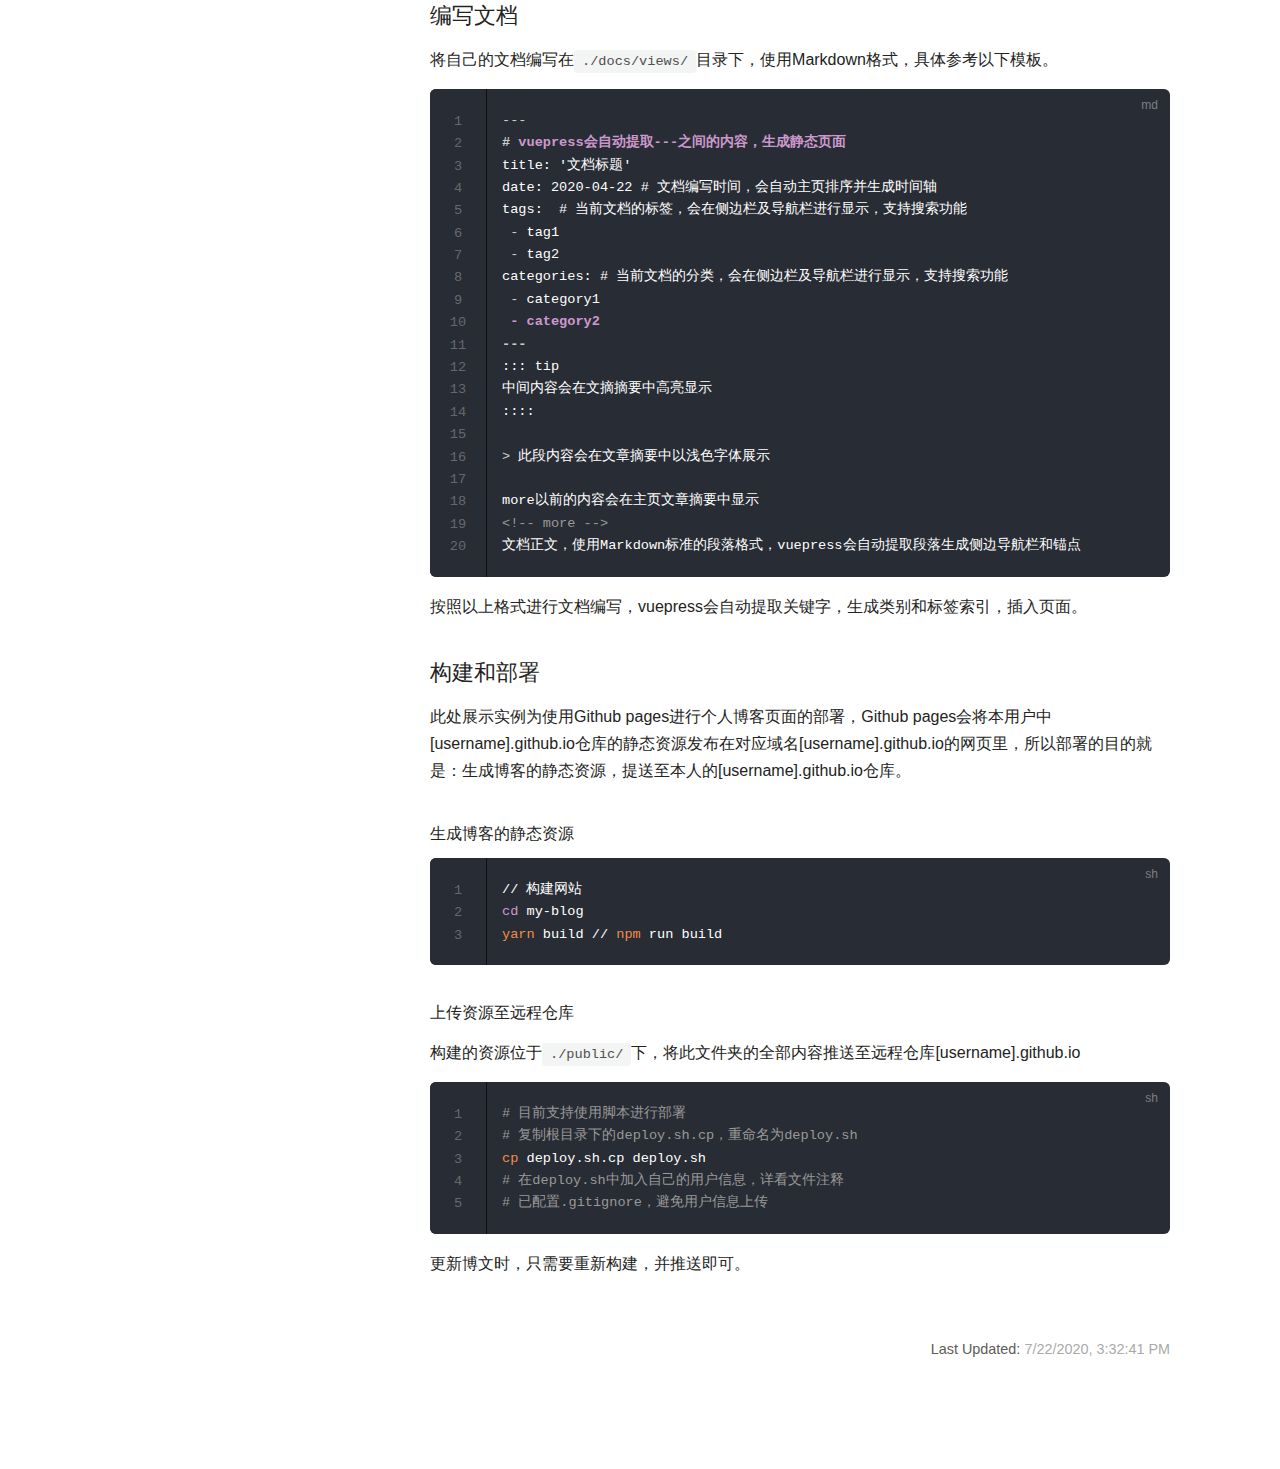
<file: views/myBlog/my-blog.html>
<!DOCTYPE html>
<html lang="en-US">
  <head>
    <meta charset="utf-8">
    <meta name="viewport" content="width=device-width,initial-scale=1">
    <title>如何搭建本博客 | 西凉河的葛三叔</title>
    <meta name="generator" content="VuePress 1.5.2">
    <link rel="icon" href="/jiaziteng.jpg">
    <meta name="description" content="岁月如飞刀，刀刀催人老">
    <meta name="viewport" content="width=device-width,initial-scale=1,user-scalable=no">
    <link rel="preload" href="/assets/css/0.styles.68db34c9.css" as="style"><link rel="preload" href="/assets/js/app.7fd087e8.js" as="script"><link rel="preload" href="/assets/js/4.99ced8af.js" as="script"><link rel="preload" href="/assets/js/1.6e84b008.js" as="script"><link rel="prefetch" href="/assets/js/10.7c631c9b.js"><link rel="prefetch" href="/assets/js/11.65e496f8.js"><link rel="prefetch" href="/assets/js/12.b81cd5c3.js"><link rel="prefetch" href="/assets/js/13.820dec42.js"><link rel="prefetch" href="/assets/js/14.c75390a1.js"><link rel="prefetch" href="/assets/js/5.79a7864a.js"><link rel="prefetch" href="/assets/js/6.84428596.js"><link rel="prefetch" href="/assets/js/7.886b7742.js"><link rel="prefetch" href="/assets/js/8.d3c65567.js"><link rel="prefetch" href="/assets/js/9.b6042d48.js"><link rel="prefetch" href="/assets/js/vendors~flowchart.d24949f2.js">
    <link rel="stylesheet" href="/assets/css/0.styles.68db34c9.css">
  </head>
  <body>
    <div id="app" data-server-rendered="true"><div><div class="theme-container" data-v-07aa8953><div id="loader-wrapper" data-v-406ff66a data-v-07aa8953 data-v-07aa8953><div class="loader-main" data-v-406ff66a><div data-v-406ff66a></div><div data-v-406ff66a></div><div data-v-406ff66a></div><div data-v-406ff66a></div></div> <!----> <p class="description" data-v-406ff66a>Just wait a minute!</p></div></div></div><div class="global-ui"></div></div>
    <script src="/assets/js/app.7fd087e8.js" defer></script><script src="/assets/js/4.99ced8af.js" defer></script><script src="/assets/js/1.6e84b008.js" defer></script>
  </body>
</html>
</file>
<file: assets/css/0.styles.68db34c9.css>
.medium-zoom-overlay{z-index:100}.medium-zoom-overlay~img{z-index:101}#nprogress{pointer-events:none}#nprogress .bar{background:#424242;position:fixed;z-index:1031;top:0;left:0;width:100%;height:2px}#nprogress .peg{display:block;position:absolute;right:0;width:100px;height:100%;box-shadow:0 0 10px #424242,0 0 5px #424242;opacity:1;transform:rotate(3deg) translateY(-4px)}#nprogress .spinner{display:block;position:fixed;z-index:1031;top:15px;right:15px}#nprogress .spinner-icon{width:18px;height:18px;box-sizing:border-box;border-color:#424242 transparent transparent #424242;border-style:solid;border-width:2px;border-radius:50%;-webkit-animation:nprogress-spinner .4s linear infinite;animation:nprogress-spinner .4s linear infinite}.nprogress-custom-parent{overflow:hidden;position:relative}.nprogress-custom-parent #nprogress .bar,.nprogress-custom-parent #nprogress .spinner{position:absolute}@-webkit-keyframes nprogress-spinner{0%{transform:rotate(0deg)}to{transform:rotate(1turn)}}@keyframes nprogress-spinner{0%{transform:rotate(0deg)}to{transform:rotate(1turn)}}.vuepress-flowchart{overflow:scroll;text-align:center;font-size:0;min-height:200px;display:flex;justify-content:center;align-items:center;transition:all 1s;padding:10px}.vuepress-flowchart>svg{max-width:100%;height:auto}.vuepress-flowchart.loading{background-color:#f3f6f8}.operation-element,.parallel-element{rx:5px;ry:5px}.vuepress-flowchart-loading-icon{width:40px;height:40px;fill:#3eaf7c}.icon.outbound{color:#aaa;display:inline-block;vertical-align:middle;position:relative;top:-1px}.badge[data-v-f2de408a]{display:inline-block;font-size:14px;height:18px;line-height:18px;border-radius:3px;padding:0 6px;color:#fff}.badge.green[data-v-f2de408a],.badge.tip[data-v-f2de408a],.badge[data-v-f2de408a]{background-color:#42b983}.badge.error[data-v-f2de408a]{background-color:#da5961}.badge.warn[data-v-f2de408a],.badge.warning[data-v-f2de408a],.badge.yellow[data-v-f2de408a]{background-color:#e7c000}.badge+.badge[data-v-f2de408a]{margin-left:5px}.search-box{display:inline-block;position:relative;margin-right:1rem}.search-box input{cursor:text;width:10rem;height:2rem;color:#5c5c57;display:inline-block;border:1px solid #cfd4db;border-radius:2rem;font-size:.9rem;line-height:2rem;padding:0 .5rem 0 2rem;outline:none;transition:all .2s ease;background:#fff url(/assets/img/search.83621669.svg) .6rem .5rem no-repeat;background-size:1rem}.search-box input:focus{cursor:auto;border-color:#424242}.search-box .suggestions{background:#fff;width:20rem;position:absolute;top:2rem;border:1px solid #cfd4db;border-radius:6px;padding:.4rem;list-style-type:none}.search-box .suggestions.align-right{right:0}.search-box .suggestion{line-height:1.4;padding:.4rem .6rem;border-radius:4px;cursor:pointer}.search-box .suggestion a{white-space:normal;color:#73736c}.search-box .suggestion a .page-title{font-weight:600}.search-box .suggestion a .header{font-size:.9em;margin-left:.25em}.search-box .suggestion.focused{background-color:#f3f4f5}.search-box .suggestion.focused a{color:#424242}@media (max-width:959px){.search-box input{cursor:pointer;width:0;border-color:transparent;position:relative}.search-box input:focus{cursor:text;left:0;width:10rem}}@media (-ms-high-contrast:none){.search-box input{height:2rem}}@media (max-width:959px) and (min-width:719px){.search-box .suggestions{left:0}}@media (max-width:719px){.search-box{margin-right:0}.search-box input{left:1rem}.search-box .suggestions{right:0}}@media (max-width:419px){.search-box .suggestions{width:calc(100vw - 4rem)}.search-box input:focus{width:8rem}}.sidebar-button{cursor:pointer;display:none;width:1.25rem;height:1.25rem;position:absolute;padding:.6rem;top:.6rem;left:1rem}.sidebar-button .icon{display:block;width:1.25rem;height:1.25rem}@media (max-width:719px){.sidebar-button{display:block}}.dropdown-enter,.dropdown-leave-to{height:0!important}.dropdown-wrapper{cursor:pointer}.dropdown-wrapper .dropdown-title{display:block}.dropdown-wrapper .dropdown-title:hover{border-color:transparent}.dropdown-wrapper .dropdown-title .arrow{vertical-align:middle;margin-top:-1px;margin-left:.4rem}.dropdown-wrapper .nav-dropdown .dropdown-item{color:inherit;line-height:1.7rem}.dropdown-wrapper .nav-dropdown .dropdown-item h4{margin:.45rem 0 0;border-top:1px solid #eee;padding:.45rem 1.5rem 0 1.25rem}.dropdown-wrapper .nav-dropdown .dropdown-item .dropdown-subitem-wrapper{padding:0;list-style:none}.dropdown-wrapper .nav-dropdown .dropdown-item .dropdown-subitem-wrapper .dropdown-subitem{font-size:.9em}.dropdown-wrapper .nav-dropdown .dropdown-item a{display:block;line-height:1.7rem;position:relative;border-bottom:none;font-weight:400;margin-bottom:0;padding:0 1.5rem 0 1.25rem}.dropdown-wrapper .nav-dropdown .dropdown-item a.router-link-active,.dropdown-wrapper .nav-dropdown .dropdown-item a:hover{color:#424242}.dropdown-wrapper .nav-dropdown .dropdown-item a.router-link-active:after{content:"";width:0;height:0;border-left:5px solid #424242;border-top:3px solid transparent;border-bottom:3px solid transparent;position:absolute;top:calc(50% - 2px);left:9px}.dropdown-wrapper .nav-dropdown .dropdown-item:first-child h4{margin-top:0;padding-top:0;border-top:0}@media (max-width:719px){.dropdown-wrapper.open .dropdown-title{margin-bottom:.5rem}.dropdown-wrapper .nav-dropdown{transition:height .1s ease-out;overflow:hidden}.dropdown-wrapper .nav-dropdown .dropdown-item h4{border-top:0;margin-top:0;padding-top:0}.dropdown-wrapper .nav-dropdown .dropdown-item>a,.dropdown-wrapper .nav-dropdown .dropdown-item h4{font-size:15px;line-height:2rem}.dropdown-wrapper .nav-dropdown .dropdown-item .dropdown-subitem{font-size:14px;padding-left:1rem}}@media (min-width:719px){.dropdown-wrapper{height:1.8rem}.dropdown-wrapper:hover .nav-dropdown{display:block!important}.dropdown-wrapper .dropdown-title .arrow{border-left:4px solid transparent;border-right:4px solid transparent;border-top:6px solid #ccc;border-bottom:0}.dropdown-wrapper .nav-dropdown{display:none;height:auto!important;box-sizing:border-box;max-height:calc(100vh - 2.7rem);overflow-y:auto;position:absolute;top:100%;right:0;background-color:#fff;padding:.6rem 0;box-shadow:0 4px 20px 0 rgba(0,0,0,.2);text-align:left;border-radius:.25rem;white-space:nowrap;margin:0}}.nav-links{display:inline-block}.nav-links a{line-height:1.4rem;color:inherit}.nav-links a.router-link-active,.nav-links a.router-link-active .iconfont,.nav-links a:hover,.nav-links a:hover .iconfont{color:#424242}.nav-links .nav-item{position:relative;display:inline-block;margin-left:1.5rem;line-height:2rem}.nav-links .nav-item:first-child{margin-left:0}.nav-links .repo-link{margin-left:1.5rem}@media (max-width:719px){.nav-links .nav-item,.nav-links .repo-link{margin-left:0}}@media (min-width:719px){.nav-links a.router-link-active,.nav-links a:hover{color:#232321}.nav-item>a:not(.external).router-link-active,.nav-item>a:not(.external):hover{margin-bottom:-2px;border-bottom:2px solid #515151}}.color-theme-options{display:flex;flex-wrap:wrap}.color-theme-options li{width:20%;text-align:center}.color-theme-options li a{width:15px;height:15px;border-radius:2px}.color-theme-options li a.default-theme{background-color:#424242}.color-theme-options li a.$themePicker-theme{background-color:0}.color-picker{position:relative;margin-right:1em}.color-picker .color-button{align-items:center;height:100%}.color-picker .color-button .iconfont{font-size:1.4rem;color:#424242}.color-picker .color-picker-menu{background-color:#fff;position:absolute;top:40px;left:50%;min-width:100px;margin:0;padding:1em;border:1px solid #eaecef;border-radius:4px;transform:translateX(-50%);z-index:150}.color-picker .color-picker-menu:before{content:"";position:absolute;top:-7px;left:50%;border-color:transparent transparent #eaecef;border-style:solid;border-width:0 7px 7px;transform:translateX(-50%)}.color-picker .color-picker-menu.menu-transition-enter-active,.color-picker .color-picker-menu.menu-transition-leave-active{transition:all .25s ease-in-out}.color-picker .color-picker-menu.menu-transition-enter,.color-picker .color-picker-menu.menu-transition-leave-to{top:50px;opacity:0}.color-picker .color-picker-menu ul{list-style-type:none;margin:0;padding:0}.reco-theme-dark .color-picker-menu{background-color:$darkPrimaryBg;border-color:$darkBorderColor}.reco-theme-dark .color-picker-menu:before{border-bottom-color:$darkBorderColor}@media (max-width:719px){.color-picker{margin-right:1rem}.color-picker .color-picker-menu{left:calc(50% - 35px)}.color-picker .color-picker-menu:before{left:calc(50% + 35px)}}.fullscreen-wrapper[data-v-ee17091e]{margin-right:1em}.fullscreen-wrapper .iconfont[data-v-ee17091e]{font-size:1.4rem;color:#424242}.navbar{padding:.7rem 1.5rem;line-height:2.2rem;box-shadow:0 1px 6px 0 rgba(32,33,36,.28)}.navbar a,.navbar img,.navbar span{display:inline-block}.navbar .logo{height:2.2rem;min-width:2.2rem;margin-right:.8rem;vertical-align:top}.navbar .site-name{font-size:1.2rem;font-weight:600;color:#232321;position:relative}.navbar .links{padding-left:1.5rem;box-sizing:border-box;background-color:#fff;white-space:nowrap;font-size:.9rem;position:absolute;right:1.5rem;top:.7rem;display:flex}.navbar .links .search-box{flex:0 0 auto;vertical-align:top}@media (max-width:719px){.navbar{padding-left:4rem}.navbar .can-hide{display:none}.navbar .links{padding-left:1.5rem}}.sidebar-group .sidebar-group{padding-left:.5em}.sidebar-group:not(.collapsable) .sidebar-heading:not(.clickable){cursor:auto;color:inherit}.sidebar-group.is-sub-group{padding-left:0}.sidebar-group.is-sub-group>.sidebar-heading{font-size:.95em;line-height:1.4;font-weight:400;padding-left:2rem}.sidebar-group.is-sub-group>.sidebar-heading:not(.clickable){opacity:.5}.sidebar-group.is-sub-group>.sidebar-group-items{padding-left:1rem}.sidebar-group.is-sub-group>.sidebar-group-items>li>.sidebar-link{font-size:.95em;border-left:none}.sidebar-group.depth-2>.sidebar-heading{border-left:none}.sidebar-heading{color:#232321;transition:color .15s ease;cursor:pointer;font-size:1.1em;font-weight:700;padding:.35rem 1.5rem .35rem 1.25rem;width:100%;box-sizing:border-box;margin:0;border-left:.25rem solid transparent}.sidebar-heading.open,.sidebar-heading:hover{color:inherit}.sidebar-heading .arrow{position:relative;top:-.12em;left:.5em}.sidebar-heading.clickable.active{font-weight:600;color:#424242;border-left-color:#424242}.sidebar-heading.clickable:hover{color:#424242}.sidebar-group-items{transition:height .1s ease-out;font-size:.95em;overflow:hidden}.sidebar .sidebar-sub-headers{padding-left:1rem;font-size:.95em}a.sidebar-link{font-size:1em;font-weight:400;display:inline-block;color:#232321;border-left:.25rem solid transparent;padding:.35rem 1rem .35rem 1.25rem;line-height:1.4;width:100%;box-sizing:border-box}a.sidebar-link:hover{color:#424242}a.sidebar-link.active{font-weight:600;color:#424242!important;border-left-color:#424242}.sidebar-group a.sidebar-link{padding-left:2rem}.sidebar-sub-headers a.sidebar-link{padding-top:.25rem;padding-bottom:.25rem;border-left:none}.sidebar-sub-headers a.sidebar-link.active{font-weight:500}.sidebar ul{padding:0;margin:0;list-style-type:none}.sidebar a{display:inline-block}.sidebar .nav-links{display:none;border-bottom:1px solid #eaecef;padding:.5rem 0 .75rem}.sidebar .nav-links a{font-weight:600}.sidebar .nav-links .nav-item,.sidebar .nav-links .repo-link{display:block;line-height:1.25rem;font-size:1.1em;padding:.5rem 0 .5rem 1.5rem}.sidebar>.sidebar-links{padding:1.5rem 0}.sidebar>.sidebar-links>li>a.sidebar-link{font-size:1.1em;line-height:1.7;font-weight:700}.sidebar>.sidebar-links>li:not(:first-child){margin-top:.75rem}@media (max-width:719px){.sidebar .nav-links{display:block}.sidebar .nav-links .dropdown-wrapper .nav-dropdown .dropdown-item a.router-link-active:after{top:calc(1rem - 2px)}.sidebar>.sidebar-links{padding:1rem 0}}.leancloud-visitors[data-v-493c2aae]{margin-right:.5rem}.home{padding:3.6rem 2rem 0;max-width:960px;margin:0 auto}.home .hero{text-align:center}.home .hero img{background-color:#424242}.home .hero h1{font-size:2.5rem}.home .hero .action,.home .hero .description,.home .hero h1{margin:1.8rem auto}.home .hero .description{font-size:1.6rem;line-height:1.3;color:#50504c}.home .hero .action-button{display:inline-block;font-size:1.2rem;color:#fff;background-color:#424242;padding:.6rem 1.2rem;border-radius:4px;transition:background-color .1s ease;box-sizing:border-box;transform:translateY(-20px);opacity:0}.home .hero .action-button:hover{background-color:#555}.home .features{border-top:1px solid #eaecef;padding:1.2rem 0;margin-top:2.5rem;display:flex;flex-wrap:wrap;align-items:flex-start;align-content:stretch;justify-content:space-between}.home .feature{flex-grow:1;flex-basis:30%;max-width:30%;transition:all .5s}.home .feature h2{font-size:1.6rem;font-weight:500;border-bottom:none;padding-bottom:0;color:#3a3a36}.home .feature p{color:#50504c}.home .feature:hover{transform:scale(1.05)}.home .footer{padding:2.5rem;border-top:1px solid #eaecef;text-align:center;color:#5c5c57;transform:translateY(-20px);opacity:0}.home .footer>span{margin-left:1rem}.home .footer>span>i{margin-right:.5rem}.home.reco-hide .features,.home.reco-hide .hero .action-button,.home.reco-hide .hero .description,.home.reco-hide .hero .h1,.home.reco-hide .hero .huawei,.home.reco-hide .hero img,.home.reco-hide .home-center{transform:translateY(-20px);opacity:0}.home.reco-hide .home-center{padding:0}.home.reco-hide .footer{transform:translateY(-20px);opacity:0}.home.reco-show .hero img{transition:all .25s;transform:translateY(0);transition-delay:.08s;opacity:1}.home.reco-show .hero .h1{transition:all .25s;transform:translateY(0);transition-delay:.16s;opacity:1}.home.reco-show .hero .description{transition:all .25s;transform:translateY(0);transition-delay:.24s;opacity:1}.home.reco-show .hero .huawei{transition:all .25s;transform:translateY(0);transition-delay:.32s;opacity:1}.home.reco-show .features,.home.reco-show .hero .action-button{transition:all .25s;transform:translateY(0);transition-delay:.4s;opacity:1}.home.reco-show .home-center{transition:all .25s;transform:translateY(0);transition-delay:.48s;opacity:1}.home.reco-show .footer{transition:all .25s;transform:translateY(0);transition-delay:.56s;opacity:1}@media (max-width:719px){.home .features{flex-direction:column}.home .feature{max-width:100%;padding:0 2.5rem}.footer{text-align:left!important}.footer>span{display:block;margin-left:0;line-height:2rem}}@media (max-width:419px){.home{padding-left:1.5rem;padding-right:1.5rem}.home .hero img{max-height:210px;margin:2rem auto 1.2rem}.home .hero h1{font-size:2rem}.home .hero .action,.home .hero .description,.home .hero h1{margin:1.2rem auto}.home .hero .description{font-size:1.2rem}.home .hero .action-button{font-size:1rem;padding:.6rem 1.2rem}.home .feature h2{font-size:1.25rem}}#particles-oli-wrapper[data-v-412da334]{position:absolute;z-index:-1;top:0;width:100%;height:99vh}.password-shadow.is-home[data-v-1c51d276],.theme-container.no-sidebar .password-shadow[data-v-1c51d276]{padding-left:0}.password-shadow[data-v-1c51d276]{width:100vw;height:100vh;background:#fff;position:relative;padding-left:20rem}.password-shadow .title[data-v-1c51d276]{top:12%;font-size:30px}.password-shadow .description[data-v-1c51d276],.password-shadow .title[data-v-1c51d276]{position:absolute;left:0;right:0;margin:auto;text-align:center;color:#232321;box-sizing:border-box;padding:0 10px;text-shadow:0 2px 10px rgba(0,0,0,.2)}.password-shadow .description[data-v-1c51d276]{top:20%;font-size:22px}.password-shadow .inputBox[data-v-1c51d276]{max-width:700px;height:100px;background:#424242;border-radius:2px;position:absolute;left:0;right:0;top:36%;margin:auto;padding-left:20px;box-sizing:border-box;opacity:.9}.password-shadow .inputBox input[data-v-1c51d276]{width:600px;height:100%;border:none;padding:0 0 0 5px;color:#fff;background:none;outline:none;position:absolute;bottom:0;opacity:0;font-size:50px}.password-shadow .inputBox input[data-v-1c51d276]:focus{opacity:1}.password-shadow .inputBox input:focus~span[data-v-1c51d276]{transform:translateY(-80px);color:#424242;font-size:30px;opacity:.8}.password-shadow .inputBox input:focus~button[data-v-1c51d276]{opacity:1;width:100px}.password-shadow .inputBox span[data-v-1c51d276]{width:200px;height:100%;display:block;position:absolute;line-height:100px;top:0;left:20px;color:#fff;cursor:text;transition:.5s;transform-origin:left top;font-size:30px}.password-shadow .inputBox button[data-v-1c51d276]{width:0;height:98px;border-radius:2px;position:absolute;right:1px;top:1px;border:0;padding:0;background:#fff;color:#424242;font-size:18px;outline:none;cursor:pointer;opacity:0;transition:.5s;z-index:1}.password-shadow .footer[data-v-1c51d276]{position:absolute;left:0;right:0;bottom:10%;margin:auto;padding:2.5rem;text-align:center;color:#5c5c57}.password-shadow .footer>span[data-v-1c51d276]{margin-left:1rem}.password-shadow .footer>span>i[data-v-1c51d276]{margin-right:.5rem}@media (max-width:719px){.password-shadow .inputBox[data-v-1c51d276]{max-width:700px;height:60px;background:#424242;border-radius:2px;position:absolute;left:0;right:0;top:43%;margin:auto;padding-left:20px;box-sizing:border-box;opacity:.9}.password-shadow .inputBox input[data-v-1c51d276]{width:600px;height:100%;border:none;padding:0 0 0 5px;color:#fff;background:none;outline:none;position:absolute;bottom:0;opacity:0;font-size:30px}.password-shadow .inputBox input[data-v-1c51d276]:focus{opacity:1}.password-shadow .inputBox input:focus~span[data-v-1c51d276]{transform:translateY(-60px);color:#424242;font-size:20px;opacity:.8}.password-shadow .inputBox input:focus~button[data-v-1c51d276]{opacity:1;width:60px}.password-shadow .inputBox span[data-v-1c51d276]{width:200px;height:100%;display:block;position:absolute;line-height:60px;top:0;left:20px;color:#fff;cursor:text;transition:.5s;transform-origin:left top;font-size:20px}.password-shadow .inputBox button[data-v-1c51d276]{width:0;height:58px;border-radius:2px;position:absolute;right:1px;top:1px;border:0;padding:0;background:#fff;color:#424242;font-size:18px;outline:none;cursor:pointer;opacity:0;transition:.5s;z-index:1}}@media (max-width:959px){.password-shadow[data-v-1c51d276]{padding-left:$mobileSidebarWidth}}@media (max-width:719px){.password-shadow[data-v-1c51d276]{padding-left:0}}.iconfont[data-v-4d088513]{display:inline-block;line-height:1.5rem}.iconfont[data-v-4d088513]:not(:last-child){margin-right:1rem}.iconfont span[data-v-4d088513]{margin-left:.5rem}.tags .tag-item[data-v-4d088513]{cursor:pointer;font-family:Ubuntu,-apple-system,BlinkMacSystemFont,Segoe UI,Roboto,Oxygen,Cantarell,Fira Sans,Droid Sans,Helvetica Neue,sans-serif}.tags .tag-item.active[data-v-4d088513],.tags .tag-item[data-v-4d088513]:hover{color:#424242}@media (max-width:719px){.tags[data-v-4d088513]{display:block;margin-left:0!important}}#loader-wrapper[data-v-406ff66a]{height:100vh;width:100vw}#loader-wrapper .loader-main[data-v-406ff66a]{position:fixed;width:120px;height:50px;top:45%;left:50%;z-index:555;transform:translate(-50%)}#loader-wrapper .loader-main div[data-v-406ff66a]:nth-child(2){-webkit-animation:pacman-balls-data-v-406ff66a 1s linear 0s infinite;animation:pacman-balls-data-v-406ff66a 1s linear 0s infinite}#loader-wrapper .loader-main div[data-v-406ff66a]:nth-child(3){-webkit-animation:pacman-balls-data-v-406ff66a 1s linear .33s infinite;animation:pacman-balls-data-v-406ff66a 1s linear .33s infinite}#loader-wrapper .loader-main div[data-v-406ff66a]:nth-child(4){-webkit-animation:pacman-balls-data-v-406ff66a 1s linear .66s infinite;animation:pacman-balls-data-v-406ff66a 1s linear .66s infinite}#loader-wrapper .loader-main div[data-v-406ff66a]:nth-child(5){-webkit-animation:pacman-balls-data-v-406ff66a 1s linear .99s infinite;animation:pacman-balls-data-v-406ff66a 1s linear .99s infinite}#loader-wrapper .loader-main div[data-v-406ff66a]:first-of-type{width:0;height:0;border:25px solid #424242;border-right-color:transparent;border-radius:25px;-webkit-animation:rotate_pacman_half_up-data-v-406ff66a .5s 0s infinite;animation:rotate_pacman_half_up-data-v-406ff66a .5s 0s infinite}#loader-wrapper .loader-main div[data-v-406ff66a]:nth-child(2){width:0;height:0;border:25px solid #424242;border-right-color:transparent;border-radius:25px;-webkit-animation:rotate_pacman_half_down-data-v-406ff66a .5s 0s infinite;animation:rotate_pacman_half_down-data-v-406ff66a .5s 0s infinite;margin-top:-50px}#loader-wrapper .loader-main div[data-v-406ff66a]:nth-child(3),#loader-wrapper .loader-main div[data-v-406ff66a]:nth-child(4),#loader-wrapper .loader-main div[data-v-406ff66a]:nth-child(5),#loader-wrapper .loader-main div[data-v-406ff66a]:nth-child(6){background-color:#424242;width:15px;height:15px;border-radius:100%;margin:2px;width:10px;height:10px;position:absolute;transform:translateY(-6.25px);top:25px;left:100px}#loader-wrapper .title[data-v-406ff66a]{top:12%;font-size:30px}#loader-wrapper .description[data-v-406ff66a],#loader-wrapper .title[data-v-406ff66a]{position:absolute;left:0;right:0;margin:auto;text-align:center;color:#232321;box-sizing:border-box;padding:0 10px;text-shadow:0 2px 10px rgba(0,0,0,.2)}#loader-wrapper .description[data-v-406ff66a]{top:20%;font-size:22px}@-webkit-keyframes pacman-balls-data-v-406ff66a{75%{opacity:.7}to{transform:translate(-100px,-6.25px)}}@keyframes pacman-balls-data-v-406ff66a{75%{opacity:.7}to{transform:translate(-100px,-6.25px)}}@-webkit-keyframes rotate_pacman_half_up-data-v-406ff66a{0%{transform:rotate(270deg)}50%{transform:rotate(1turn)}to{transform:rotate(270deg)}}@keyframes rotate_pacman_half_up-data-v-406ff66a{0%{transform:rotate(270deg)}50%{transform:rotate(1turn)}to{transform:rotate(270deg)}}@-webkit-keyframes rotate_pacman_half_down-data-v-406ff66a{0%{transform:rotate(90deg)}50%{transform:rotate(0deg)}to{transform:rotate(90deg)}}@keyframes rotate_pacman_half_down-data-v-406ff66a{0%{transform:rotate(90deg)}50%{transform:rotate(0deg)}to{transform:rotate(90deg)}}.abstract-wrapper[data-v-5601b270]{width:100%}.abstract-wrapper .abstract-item[data-v-5601b270]{margin:0 auto 20px;padding:16px 20px;width:100%;overflow:hidden;border-radius:2px;box-shadow:0 2px 10px rgba(0,0,0,.2);box-sizing:border-box;transition:all .3s;background-color:$bgColor}.abstract-wrapper .abstract-item[data-v-5601b270]:hover{box-shadow:0 4px 20px 0 rgba(0,0,0,.2)}.abstract-wrapper .abstract-item .title[data-v-5601b270]{position:relative;font-size:1.28rem;line-height:36px;display:inline-block}.abstract-wrapper .abstract-item .title[data-v-5601b270] :after{content:"";position:absolute;width:100%;height:2px;bottom:0;left:0;background-color:#424242;visibility:hidden;transform:scaleX(0);transition:.3s ease-in-out}.abstract-wrapper .abstract-item .title[data-v-5601b270] :hover:after{visibility:visible;transform:scaleX(1)}.abstract-wrapper .abstract-item .tags .tag-item[data-v-5601b270]{cursor:pointer}.abstract-wrapper .abstract-item .tags .tag-item.active[data-v-5601b270],.abstract-wrapper .abstract-item .tags .tag-item[data-v-5601b270]:hover{color:#424242}@media (max-width:719px){.tags[data-v-5601b270]{display:block;margin-top:1rem;margin-left:0!important}}.home-blog{padding:3.6rem 0 0;margin:0 auto}.home-blog .hero figure{position:absolute;background:#ff0}.home-blog .hero h1{margin:7rem auto 1.8rem;font-size:2.5rem;color:#fff}.home-blog .hero .action,.home-blog .hero .description,.home-blog .hero .huawei,.home-blog .hero h1{color:#fff!important}.home-blog .hero .description{margin:1.8rem auto;font-size:1.6rem;line-height:1.3;color:#50504c}.home-blog .home-blog-wrapper{display:flex;align-items:flex-start;margin:20px auto 0;max-width:1126px}.home-blog .home-blog-wrapper .info-wrapper{transition:all .3s;margin-left:15px;width:380px;height:auto;box-shadow:0 2px 10px rgba(0,0,0,.2);box-sizing:border-box;padding:0 15px}.home-blog .home-blog-wrapper .info-wrapper:hover{box-shadow:0 4px 20px 0 rgba(0,0,0,.2)}.home-blog .home-blog-wrapper .info-wrapper .personal-img{display:block;margin:2rem auto;width:8rem;height:8rem}.home-blog .home-blog-wrapper .info-wrapper .name{text-align:center}.home-blog .home-blog-wrapper .info-wrapper .num{display:flex;margin:0 auto 1rem;width:80%}.home-blog .home-blog-wrapper .info-wrapper .num>div{text-align:center;flex:auto}.home-blog .home-blog-wrapper .info-wrapper .num>div:first-child{border-right:1px solid #333}.home-blog .home-blog-wrapper .info-wrapper .num>div h3{line-height:auto;margin:0 0 .6rem;color:#232321}.home-blog .home-blog-wrapper .info-wrapper .num>div h6{line-height:auto;margin:0}.home-blog .home-blog-wrapper .info-wrapper .category-wrapper{list-style:none;padding-left:0}.home-blog .home-blog-wrapper .info-wrapper .category-wrapper .category-item{padding:.4rem .8rem;border:1px solid #999;transition:all .5s}.home-blog .home-blog-wrapper .info-wrapper .category-wrapper .category-item:first-child{border-top-right-radius:.25rem;border-top-left-radius:.25rem}.home-blog .home-blog-wrapper .info-wrapper .category-wrapper .category-item:not(:first-child){border-top:none}.home-blog .home-blog-wrapper .info-wrapper .category-wrapper .category-item:hover{background:#d3d3d3}.home-blog .home-blog-wrapper .info-wrapper .category-wrapper .category-item a{display:flex;justify-content:space-between}.home-blog .home-blog-wrapper .info-wrapper .category-wrapper .category-item a .post-num{width:1.6rem;height:1.6rem;text-align:center;line-height:1.6rem;border-radius:50%;background:#eee;font-size:.6rem;color:#232321}.home-blog .home-blog-wrapper .info-wrapper .tags{margin-bottom:30px}.home-blog .home-blog-wrapper .info-wrapper .tags span{vertical-align:middle;margin:4px 4px 10px;padding:4px 8px;display:inline-flex;cursor:pointer;border-radius:2px;background:#fff;color:#fff;font-size:13px;box-shadow:0 1px 4px 0 rgba(0,0,0,.2);transition:all .5s}.home-blog .home-blog-wrapper .info-wrapper .tags span:hover{transform:scale(1.04)}.home-blog .home-blog-wrapper .info-wrapper .tags span.active{transform:scale(1.2)}.home-blog .footer{padding:2.5rem;border-top:1px solid #eaecef;text-align:center;color:#5c5c57}.home-blog .footer>span{margin-left:1rem}.home-blog .footer>span>i{margin-right:.5rem}.reco-hide .hero h1,.reco-hide .hero img{transform:translateY(-20px);opacity:0}.reco-hide .hero h1{color:red}.reco-hide .hero .action-button,.reco-hide .hero .description,.reco-hide .hero .huawei,.reco-hide .home-blog-wrapper,.reco-hide .home-center{transform:translateY(-20px);opacity:0}.reco-hide .home-center{padding:0}.reco-hide .footer{transform:translateY(-20px);opacity:0}.reco-show .hero img{transition:all .25s;transform:translateY(0);transition-delay:.08s;opacity:1}.reco-show .hero h1{transition:all .25s;transform:translateY(0);transition-delay:.16s;opacity:1}.reco-show .hero .description{transition:all .25s;transform:translateY(0);transition-delay:.24s;opacity:1}.reco-show .hero .huawei{transition:all .25s;transform:translateY(0);transition-delay:.32s;opacity:1}.reco-show .hero .action-button{transition:all .25s;transform:translateY(0);transition-delay:.4s;opacity:1}.reco-show .home-blog-wrapper{transition:all .25s;transform:translateY(0);transition-delay:.48s;opacity:1}.reco-show .home-center{transition:all .25s;transform:translateY(0);transition-delay:.56s;opacity:1}.reco-show .footer{transition:all .25s;transform:translateY(0);transition-delay:.64s;opacity:1}@media (max-width:719px){.home-blog{padding-left:1.5rem;padding-right:1.5rem}.home-blog .hero{margin:0 -1.5rem;height:350px}.home-blog .hero img{max-height:210px;margin:2rem auto 1.2rem}.home-blog .hero h1{margin:6rem auto 1.8rem;font-size:2rem}.home-blog .hero .description{font-size:1.2rem}.home-blog .hero .action-button{font-size:1rem;padding:.6rem 1.2rem}.home-blog .home-blog-wrapper .info-wrapper{display:none!important}.footer{text-align:left!important}.footer>span{display:block;margin-left:0;line-height:2rem}}@media (max-width:419px){.home-blog{padding-left:1.5rem;padding-right:1.5rem}.home-blog .hero{margin:0 -1.5rem;height:350px}.home-blog .hero img{max-height:210px;margin:2rem auto 1.2rem}.home-blog .hero h1{margin:6rem auto 1.8rem;font-size:2rem}.home-blog .hero .description{font-size:1.2rem}.home-blog .hero .action-button{font-size:1rem;padding:.6rem 1.2rem}.home-blog .home-blog-wrapper .info-wrapper{display:none!important}}.timeline-wrapper[data-v-3c8d98b8]{box-sizing:border-box;max-width:740px;margin:0 auto;position:relative;list-style:none}.timeline-wrapper[data-v-3c8d98b8]:after{content:" ";position:absolute;top:14px;left:0;margin-left:-2px;width:4px;height:100%;background:#f5f5f5}.timeline-wrapper .desc[data-v-3c8d98b8],.timeline-wrapper .year[data-v-3c8d98b8]{position:relative;color:#666;font-size:16px}.timeline-wrapper .desc[data-v-3c8d98b8]:before,.timeline-wrapper .year[data-v-3c8d98b8]:before{content:" ";position:absolute;z-index:2;left:-19px;top:50%;margin-left:-4px;margin-top:-4px;width:8px;height:8px;background:#ddd;border-radius:50%}.timeline-wrapper .year[data-v-3c8d98b8]{margin:80px 0 0;color:#555;font-weight:700;font-size:26px}.timeline-wrapper .year-wrapper[data-v-3c8d98b8]{padding-left:0!important}.timeline-wrapper .year-wrapper li[data-v-3c8d98b8]{display:flex;padding:30px 0 10px;list-style:none;border-bottom:1px dashed #ccc;position:relative}.timeline-wrapper .year-wrapper li:hover .date[data-v-3c8d98b8]{color:#424242}.timeline-wrapper .year-wrapper li:hover .date[data-v-3c8d98b8]:before{background:#424242}.timeline-wrapper .year-wrapper li:hover .title[data-v-3c8d98b8]{color:#424242}.timeline-wrapper .year-wrapper li .date[data-v-3c8d98b8]{width:40px;line-height:30px;color:#555;font-size:12px}.timeline-wrapper .year-wrapper li .date[data-v-3c8d98b8]:before{content:" ";position:absolute;left:-19px;top:41px;width:6px;height:6px;margin-left:-4px;background:#ddd;border-radius:50%;border:1px solid #fff;z-index:2}.timeline-wrapper .year-wrapper li .title[data-v-3c8d98b8]{line-height:30px;color:#555;font-size:16px;cursor:pointer}@media (max-width:719px){.timeline-wrapper[data-v-3c8d98b8]{margin:0 1.2rem}}.page-nav,.page .page-edit{max-width:740px;margin:0 auto;padding:2rem 2.5rem}@media (max-width:959px){.page-nav,.page .page-edit{padding:2rem}}@media (max-width:419px){.page-nav,.page .page-edit{padding:1.5rem}}.page{padding-top:6rem;padding-bottom:2rem;display:block}.page #time-line{margin-top:0;padding-top:0}.page .page-title{max-width:740px;margin:0 auto;padding:0 2.5rem}.page .page-edit{padding-top:1rem;padding-bottom:1rem;overflow:auto}.page .page-edit .edit-link{display:inline-block}.page .page-edit .edit-link a{color:#5c5c57;margin-right:.25rem}.page .page-edit .last-updated{float:right;font-size:.9em}.page .page-edit .last-updated .prefix{font-weight:500;color:#5c5c57}.page .page-edit .last-updated .time{font-weight:400;color:#aaa}.page.reco-hide.page{transform:translateY(-20px);opacity:0}.page.reco-show.page{transition:all .25s;transform:translateY(0);transition-delay:.08s;opacity:1}.page-nav{padding-top:1rem;padding-bottom:0}.page-nav .inner{min-height:2rem;margin-top:0;border-top:1px solid #eaecef;padding-top:1rem;overflow:auto}.page-nav .next{float:right}@media (max-width:719px){.page-title{padding:0 1rem}.page-edit .edit-link{margin-bottom:.5rem}.page-edit .last-updated{font-size:.8em;float:none;text-align:left}}.theme-container.no-sidebar .valine-wrapper[data-v-acf333c0]{padding-left:0}.valine-wrapper[data-v-acf333c0]{background-color:$bgColor;padding-left:20rem}.valine-wrapper #valine[data-v-acf333c0]{padding:2rem;max-width:740px;margin:0 auto}@media (max-width:959px){.theme-container.no-sidebar .valine-wrapper[data-v-acf333c0]{padding-left:0}.valine-wrapper[data-v-acf333c0]{padding-left:16.4rem}}@media (max-width:719px){.valine-wrapper[data-v-acf333c0]{padding-left:0}}.back-to-ceiling[data-v-31a8671f]{position:fixed;display:inline-block;text-align:center;cursor:pointer}.back-to-ceiling i[data-v-31a8671f]{font-size:1.6rem;color:#424242}.back-to-ceiling[data-v-31a8671f]:hover{background:#d5dbe7}.fade-enter-active[data-v-31a8671f],.fade-leave-active[data-v-31a8671f]{transition:all .5s}.fade-enter[data-v-31a8671f],.fade-leave-to[data-v-31a8671f]{opacity:0;transform:translateY(120px)}.back-to-ceiling .Icon[data-v-31a8671f]{fill:#9aaabf;background:none}.fade-enter-active[data-v-07aa8953],.fade-leave-active[data-v-07aa8953]{transition:opacity .5s}.fade-enter[data-v-07aa8953],.fade-leave-to[data-v-07aa8953]{opacity:0}.pagation[data-v-344b57dc]{font-weight:700;text-align:center;color:#888;margin:20px auto 0;background:#f2f2f2}.pagation .pagation-list[data-v-344b57dc]{font-size:0;background:#fff;line-height:50px;-webkit-touch-callout:none;-webkit-user-select:none;-moz-user-select:none;-ms-user-select:none;user-select:none}.pagation .pagation-list span[data-v-344b57dc]{font-size:14px}.pagation .pagation-list span.jump[data-v-344b57dc]{border:1px solid #ccc;padding:5px 8px;border-radius:4px;cursor:pointer;margin-left:5px}.pagation .pagation-list span.jumpinp input[data-v-344b57dc]{width:55px;height:26px;font-size:13px;border:1px solid #ccc;border-radius:4px;text-align:center;outline:none}.pagation .pagation-list span.bgprimary[data-v-344b57dc]{cursor:default;color:#fff;background:#424242;border-color:#424242}.pagation .pagation-list span.ellipsis[data-v-344b57dc]{padding:0 8px}.pagation .pagation-list span.jumppoint[data-v-344b57dc]{margin-left:30px}code[class*=language-],pre[class*=language-]{color:#ccc;background:none;font-family:Consolas,Monaco,Andale Mono,Ubuntu Mono,monospace;font-size:1em;text-align:left;white-space:pre;word-spacing:normal;word-break:normal;word-wrap:normal;line-height:1.5;-moz-tab-size:4;-o-tab-size:4;tab-size:4;-webkit-hyphens:none;-ms-hyphens:none;hyphens:none}pre[class*=language-]{padding:1em;margin:.5em 0;overflow:auto}:not(pre)>code[class*=language-],pre[class*=language-]{background:#2d2d2d}:not(pre)>code[class*=language-]{padding:.1em;border-radius:.3em;white-space:normal}.token.block-comment,.token.cdata,.token.comment,.token.doctype,.token.prolog{color:#999}.token.punctuation{color:#ccc}.token.attr-name,.token.deleted,.token.namespace,.token.tag{color:#e2777a}.token.function-name{color:#6196cc}.token.boolean,.token.function,.token.number{color:#f08d49}.token.class-name,.token.constant,.token.property,.token.symbol{color:#f8c555}.token.atrule,.token.builtin,.token.important,.token.keyword,.token.selector{color:#cc99cd}.token.attr-value,.token.char,.token.regex,.token.string,.token.variable{color:#7ec699}.token.entity,.token.operator,.token.url{color:#67cdcc}.token.bold,.token.important{font-weight:700}.token.italic{font-style:italic}.token.entity{cursor:help}.token.inserted{color:green}@font-face{font-family:iconfont;src:url(//at.alicdn.com/t/font_1030519_r8dx79ig3q.eot?t=1567267716889);src:url(//at.alicdn.com/t/font_1030519_r8dx79ig3q.eot?t=1567267716889#iefix) format("embedded-opentype"),url("[data-uri]") format("woff2"),url(//at.alicdn.com/t/font_1030519_r8dx79ig3q.woff?t=1567267716889) format("woff"),url(//at.alicdn.com/t/font_1030519_r8dx79ig3q.ttf?t=1567267716889) format("truetype"),url(//at.alicdn.com/t/font_1030519_r8dx79ig3q.svg?t=1567267716889#iconfont) format("svg")}.iconfont{font-family:iconfont!important;font-size:16px;font-style:normal;-webkit-font-smoothing:antialiased;-moz-osx-font-smoothing:grayscale}.reco-douban:before{content:"\e603"}.reco-wechat:before{content:"\e720"}.reco-color:before{content:"\eae9"}.reco-sf:before{content:"\e610"}.reco-message:before{content:"\e634"}.reco-eye:before{content:"\e669"}.reco-search:before{content:"\e611"}.reco-category:before{content:"\e61e"}.reco-npm:before{content:"\e88d"}.reco-menu:before{content:"\e67c"}.reco-suggestion:before{content:"\e608"}.reco-coding:before{content:"\e601"}.reco-github:before{content:"\e628"}.reco-other:before{content:"\e60e"}.reco-home:before{content:"\e65b"}.reco-document:before{content:"\e67a"}.reco-blog:before{content:"\e676"}.reco-huawei:before{content:"\e6b9"}.reco-up:before{content:"\e68b"}.reco-weibo:before{content:"\e612"}.reco-fullscreen:before{content:"\e602"}.reco-tag:before{content:"\e633"}.reco-date:before{content:"\e63b"}.reco-jianshu:before{content:"\e60c"}.reco-bokeyuan:before{content:"\e626"}.reco-beian:before{content:"\e667"}.reco-copyright:before{content:"\ef87"}.reco-bilibili:before{content:"\e630"}.reco-account:before{content:"\e607"}.reco-qq:before{content:"\e67b"}.reco-theme:before{content:"\e7e8"}.reco-three:before{content:"\e644"}.reco-gitlab:before{content:"\e63c"}.reco-api:before{content:"\e662"}.reco-mayun:before{content:"\e6d0"}.reco-zhihu:before{content:"\e605"}.reco-facebook:before{content:"\e606"}.reco-taobao:before{content:"\e6a5"}.reco-tongzhi:before{content:"\e764"}.reco-douyin:before{content:"\e654"}.reco-v2ex:before{content:"\e62a"}.reco-toutiao:before{content:"\e6b7"}.reco-linkedin:before{content:"\e668"}.reco-twitter:before{content:"\e60b"}.reco-csdn:before{content:"\e609"}.reco-juejin:before{content:"\e613"}.content[data-v-98da2d56]{margin:4rem auto 0;max-width:800px;padding:0 2rem}.categories-wrapper[data-v-401097de]{max-width:740px;margin:0 auto;padding:4.6rem 2.5rem 0}.categories-wrapper .category-wrapper[data-v-401097de]{list-style:none;padding-left:0}.categories-wrapper .category-wrapper .category-item[data-v-401097de]{vertical-align:middle;margin:4px 8px 10px;display:inline-block;cursor:pointer;border-radius:2px;font-size:13px;box-shadow:0 1px 4px 0 rgba(0,0,0,.2);transition:all .5s}.categories-wrapper .category-wrapper .category-item.active[data-v-401097de],.categories-wrapper .category-wrapper .category-item[data-v-401097de]:hover{background:#424242}.categories-wrapper .category-wrapper .category-item.active a span.category-name[data-v-401097de],.categories-wrapper .category-wrapper .category-item:hover a span.category-name[data-v-401097de]{color:#fff}.categories-wrapper .category-wrapper .category-item.active a span.category-name .post-num[data-v-401097de],.categories-wrapper .category-wrapper .category-item:hover a span.category-name .post-num[data-v-401097de]{color:#424242}.categories-wrapper .category-wrapper .category-item a[data-v-401097de]{display:flex;box-sizing:border-box;width:100%;height:100%;padding:8px 14px;justify-content:space-between;align-items:center;color:#666}.categories-wrapper .category-wrapper .category-item a .post-num[data-v-401097de]{margin-left:4px;width:1.2rem;height:1.2rem;text-align:center;line-height:1.2rem;border-radius:50%;background:#eee;font-size:.4rem}.categories-wrapper.reco-hide .category-wrapper[data-v-401097de],.categories-wrapper.reco-hide .list[data-v-401097de],.categories-wrapper.reco-hide .pagation[data-v-401097de]{transform:translateY(-20px);opacity:0}.categories-wrapper.reco-show .category-wrapper[data-v-401097de]{transition:all .25s;transform:translateY(0);transition-delay:.08s;opacity:1}.categories-wrapper.reco-show .list[data-v-401097de]{transition:all .25s;transform:translateY(0);transition-delay:.16s;opacity:1}.categories-wrapper.reco-show .pagation[data-v-401097de]{transition:all .25s;transform:translateY(0);transition-delay:.24s;opacity:1}@media (max-width:719px){.categories-wrapper[data-v-401097de]{padding:4.6rem 1rem 0}.page-edit .edit-link[data-v-401097de]{margin-bottom:.5rem}.page-edit .last-updated[data-v-401097de]{font-size:.8em;float:none;text-align:left}}.content__default code{color:#50504c;padding:.25rem .5rem;margin:0;font-size:.85em;background-color:rgba(27,31,35,.05);border-radius:3px}.content__default code .token.deleted{color:#ec5975}.content__default code .token.inserted{color:#424242}.content__default pre,.content__default pre[class*=language-]{line-height:1.4;padding:1.25rem 1.5rem;margin:.85rem 0;background-color:#282c34;border-radius:6px;overflow:auto}.content__default pre[class*=language-] code,.content__default pre code{color:#fff;padding:0;background-color:transparent;border-radius:0}div[class*=language-]{position:relative;background-color:#282c34;border-radius:6px}div[class*=language-] .highlight-lines{-webkit-user-select:none;-moz-user-select:none;-ms-user-select:none;user-select:none;padding-top:1.3rem;position:absolute;top:0;left:0;width:100%;line-height:1.4}div[class*=language-] .highlight-lines .highlighted{background-color:rgba(0,0,0,.66)}div[class*=language-] pre,div[class*=language-] pre[class*=language-]{background:transparent;position:relative;z-index:1}div[class*=language-]:before{position:absolute;z-index:3;top:.8em;right:1em;font-size:.75rem;color:hsla(0,0%,100%,.4)}div[class*=language-]:not(.line-numbers-mode) .line-numbers-wrapper{display:none}div[class*=language-].line-numbers-mode .highlight-lines .highlighted{position:relative}div[class*=language-].line-numbers-mode .highlight-lines .highlighted:before{content:" ";position:absolute;z-index:3;left:0;top:0;display:block;width:3.5rem;height:100%;background-color:rgba(0,0,0,.66)}div[class*=language-].line-numbers-mode pre{padding-left:4.5rem;vertical-align:middle}div[class*=language-].line-numbers-mode .line-numbers-wrapper{position:absolute;top:0;width:3.5rem;text-align:center;color:hsla(0,0%,100%,.3);padding:1.25rem 0;line-height:1.4}div[class*=language-].line-numbers-mode .line-numbers-wrapper .line-number,div[class*=language-].line-numbers-mode .line-numbers-wrapper br{-webkit-user-select:none;-moz-user-select:none;-ms-user-select:none;user-select:none}div[class*=language-].line-numbers-mode .line-numbers-wrapper .line-number{position:relative;z-index:4;font-size:.85em}div[class*=language-].line-numbers-mode:after{content:"";position:absolute;z-index:2;top:0;left:0;width:3.5rem;height:100%;border-radius:6px 0 0 6px;border-right:1px solid rgba(0,0,0,.66);background-color:#282c34}div[class~=language-js]:before{content:"js"}div[class~=language-ts]:before{content:"ts"}div[class~=language-html]:before{content:"html"}div[class~=language-md]:before{content:"md"}div[class~=language-vue]:before{content:"vue"}div[class~=language-css]:before{content:"css"}div[class~=language-sass]:before{content:"sass"}div[class~=language-scss]:before{content:"scss"}div[class~=language-less]:before{content:"less"}div[class~=language-stylus]:before{content:"stylus"}div[class~=language-go]:before{content:"go"}div[class~=language-java]:before{content:"java"}div[class~=language-c]:before{content:"c"}div[class~=language-sh]:before{content:"sh"}div[class~=language-yaml]:before{content:"yaml"}div[class~=language-py]:before{content:"py"}div[class~=language-docker]:before{content:"docker"}div[class~=language-dockerfile]:before{content:"dockerfile"}div[class~=language-makefile]:before{content:"makefile"}div[class~=language-javascript]:before{content:"js"}div[class~=language-typescript]:before{content:"ts"}div[class~=language-markup]:before{content:"html"}div[class~=language-markdown]:before{content:"md"}div[class~=language-json]:before{content:"json"}div[class~=language-ruby]:before{content:"rb"}div[class~=language-python]:before{content:"py"}div[class~=language-bash]:before{content:"sh"}div[class~=language-php]:before{content:"php"}.custom-block .custom-block-title{font-weight:600;margin-bottom:-.4rem}.custom-block.danger,.custom-block.tip,.custom-block.warning{padding:.1rem 1.5rem;border-left-width:.5rem;border-left-style:solid;margin:1rem 0}.custom-block.tip{background-color:#f3f5f7;border-color:#67cc86}.custom-block.warning{background-color:#fbf0ea;border-color:#fb9b5f}.custom-block.warning .custom-block-title{color:#b29400}.custom-block.warning a{color:#232321}.custom-block.danger{background-color:#fceaea;border-color:#f26d6d}.custom-block.danger .custom-block-title{color:#900}.custom-block.danger a{color:#232321}.arrow{display:inline-block;width:0;height:0}.arrow.up{border-bottom:6px solid #ccc}.arrow.down,.arrow.up{border-left:4px solid transparent;border-right:4px solid transparent}.arrow.down{border-top:6px solid #ccc}.arrow.right{border-left:6px solid #ccc}.arrow.left,.arrow.right{border-top:4px solid transparent;border-bottom:4px solid transparent}.arrow.left{border-right:6px solid #ccc}.content__default:not(.custom){max-width:740px;margin:0 auto;padding:2rem 2.5rem}@media (max-width:959px){.content__default:not(.custom){padding:2rem}}@media (max-width:419px){.content__default:not(.custom){padding:1.5rem}}.table-of-contents .badge{vertical-align:middle}.reco-theme-red input{color:#f26d6d!important}.reco-theme-red a.sidebar-link.active{border-color:#f26d6d;color:#f26d6d!important}.reco-theme-red blockquote{border-color:#f26d6d}.reco-theme-red .search-box input,.reco-theme-red .search-box input:focus{border-color:#f26d6d!important}.reco-theme-red .navbar{box-shadow:0 1px 6px 0 rgba(32,33,36,.28)}.reco-theme-red .navbar .nav-links a.router-link-active,.reco-theme-red .navbar .nav-links a.router-link-active .iconfont,.reco-theme-red .navbar .nav-links a:hover,.reco-theme-red .navbar .nav-links a:hover .iconfont{color:#f26d6d!important}.reco-theme-red .home .hero .action-button{background-color:#f26d6d!important;color:#fff!important}.reco-theme-red .abstract-wrapper .abstract-item .title a,.reco-theme-red .home .footer a,.reco-theme-red .home .home-blog .info-wrapper .num>div,.reco-theme-red .home .home-blog .info-wrapper .num>div i{color:#f26d6d!important}.reco-theme-red .abstract-wrapper .abstract-item .title a:after{background-color:#f26d6d!important}.reco-theme-red .back-to-ceiling i{color:#f26d6d!important}.reco-theme-red .dropdown-wrapper .nav-dropdown .dropdown-item a.router-link-active:after{border-left:5px solid #f26d6d!important}.reco-theme-red .tags .tag-item.active,.reco-theme-red .tags .tag-item:hover,.reco-theme-red .timeline-wrapper .year-wrapper li:hover .title{color:#f26d6d!important}.reco-theme-red .timeline-wrapper .year-wrapper li:hover .date:before{background:#f26d6d!important}.reco-theme-red .timeline-wrapper .year-wrapper li:hover .date{color:#f26d6d!important}.reco-theme-red .categories-wrapper .category-wrapper .category-item.active,.reco-theme-red .categories-wrapper .category-wrapper .category-item:hover{background:#f26d6d!important}.reco-theme-red .categories-wrapper .category-wrapper .category-item.active a span.post-num,.reco-theme-red .categories-wrapper .category-wrapper .category-item:hover a span.post-num,.reco-theme-red .color-picker .color-button .iconfont,.reco-theme-red .fullscreen-wrapper .iconfont{color:#f26d6d!important}.reco-theme-red a{color:#f26d6d}.reco-theme-red a.dropdown-title,.reco-theme-red a.nav-link,.reco-theme-red a.sidebar-link{color:#232321}.reco-theme-red a.sidebar-link:hover{color:#f26d6d!important}.reco-theme-red .password-shadow .inputBox{background:#f26d6d!important}.reco-theme-red .password-shadow .inputBox input{color:#fff!important}.reco-theme-red .password-shadow .inputBox input:focus~span{color:#f26d6d!important}.reco-theme-red .password-shadow .inputBox button{border:1px solid #f26d6d!important;color:#f26d6d!important}@media (min-width:765px){.reco-theme-red .nav-item>a:not(.external).router-link-active,.reco-theme-red .nav-item>a:not(.external):hover{border-color:#f26d6d!important}}@media (max-width:959px){.reco-theme-red .search-box input{border-color:transparent!important}}.reco-theme-blue input{color:#2196f3!important}.reco-theme-blue a.sidebar-link.active{border-color:#2196f3;color:#2196f3!important}.reco-theme-blue blockquote{border-color:#2196f3}.reco-theme-blue .search-box input,.reco-theme-blue .search-box input:focus{border-color:#2196f3!important}.reco-theme-blue .navbar{box-shadow:0 1px 6px 0 rgba(32,33,36,.28)}.reco-theme-blue .navbar .nav-links a.router-link-active,.reco-theme-blue .navbar .nav-links a.router-link-active .iconfont,.reco-theme-blue .navbar .nav-links a:hover,.reco-theme-blue .navbar .nav-links a:hover .iconfont{color:#2196f3!important}.reco-theme-blue .home .hero .action-button{background-color:#2196f3!important;color:#fff!important}.reco-theme-blue .abstract-wrapper .abstract-item .title a,.reco-theme-blue .home .footer a,.reco-theme-blue .home .home-blog .info-wrapper .num>div,.reco-theme-blue .home .home-blog .info-wrapper .num>div i{color:#2196f3!important}.reco-theme-blue .abstract-wrapper .abstract-item .title a:after{background-color:#2196f3!important}.reco-theme-blue .back-to-ceiling i{color:#2196f3!important}.reco-theme-blue .dropdown-wrapper .nav-dropdown .dropdown-item a.router-link-active:after{border-left:5px solid #2196f3!important}.reco-theme-blue .tags .tag-item.active,.reco-theme-blue .tags .tag-item:hover,.reco-theme-blue .timeline-wrapper .year-wrapper li:hover .title{color:#2196f3!important}.reco-theme-blue .timeline-wrapper .year-wrapper li:hover .date:before{background:#2196f3!important}.reco-theme-blue .timeline-wrapper .year-wrapper li:hover .date{color:#2196f3!important}.reco-theme-blue .categories-wrapper .category-wrapper .category-item.active,.reco-theme-blue .categories-wrapper .category-wrapper .category-item:hover{background:#2196f3!important}.reco-theme-blue .categories-wrapper .category-wrapper .category-item.active a span.post-num,.reco-theme-blue .categories-wrapper .category-wrapper .category-item:hover a span.post-num,.reco-theme-blue .color-picker .color-button .iconfont,.reco-theme-blue .fullscreen-wrapper .iconfont{color:#2196f3!important}.reco-theme-blue a{color:#2196f3}.reco-theme-blue a.dropdown-title,.reco-theme-blue a.nav-link,.reco-theme-blue a.sidebar-link{color:#232321}.reco-theme-blue a.sidebar-link:hover{color:#2196f3!important}.reco-theme-blue .password-shadow .inputBox{background:#2196f3!important}.reco-theme-blue .password-shadow .inputBox input{color:#fff!important}.reco-theme-blue .password-shadow .inputBox input:focus~span{color:#2196f3!important}.reco-theme-blue .password-shadow .inputBox button{border:1px solid #2196f3!important;color:#2196f3!important}@media (min-width:765px){.reco-theme-blue .nav-item>a:not(.external).router-link-active,.reco-theme-blue .nav-item>a:not(.external):hover{border-color:#2196f3!important}}@media (max-width:959px){.reco-theme-blue .search-box input{border-color:transparent!important}}.reco-theme-green input{color:#3eaf7c!important}.reco-theme-green a.sidebar-link.active{border-color:#3eaf7c;color:#3eaf7c!important}.reco-theme-green blockquote{border-color:#3eaf7c}.reco-theme-green .search-box input,.reco-theme-green .search-box input:focus{border-color:#3eaf7c!important}.reco-theme-green .navbar{box-shadow:0 1px 6px 0 rgba(32,33,36,.28)}.reco-theme-green .navbar .nav-links a.router-link-active,.reco-theme-green .navbar .nav-links a.router-link-active .iconfont,.reco-theme-green .navbar .nav-links a:hover,.reco-theme-green .navbar .nav-links a:hover .iconfont{color:#3eaf7c!important}.reco-theme-green .home .hero .action-button{background-color:#3eaf7c!important;color:#fff!important}.reco-theme-green .abstract-wrapper .abstract-item .title a,.reco-theme-green .home .footer a,.reco-theme-green .home .home-blog .info-wrapper .num>div,.reco-theme-green .home .home-blog .info-wrapper .num>div i{color:#3eaf7c!important}.reco-theme-green .abstract-wrapper .abstract-item .title a:after{background-color:#3eaf7c!important}.reco-theme-green .back-to-ceiling i{color:#3eaf7c!important}.reco-theme-green .dropdown-wrapper .nav-dropdown .dropdown-item a.router-link-active:after{border-left:5px solid #3eaf7c!important}.reco-theme-green .tags .tag-item.active,.reco-theme-green .tags .tag-item:hover,.reco-theme-green .timeline-wrapper .year-wrapper li:hover .title{color:#3eaf7c!important}.reco-theme-green .timeline-wrapper .year-wrapper li:hover .date:before{background:#3eaf7c!important}.reco-theme-green .timeline-wrapper .year-wrapper li:hover .date{color:#3eaf7c!important}.reco-theme-green .categories-wrapper .category-wrapper .category-item.active,.reco-theme-green .categories-wrapper .category-wrapper .category-item:hover{background:#3eaf7c!important}.reco-theme-green .categories-wrapper .category-wrapper .category-item.active a span.post-num,.reco-theme-green .categories-wrapper .category-wrapper .category-item:hover a span.post-num,.reco-theme-green .color-picker .color-button .iconfont,.reco-theme-green .fullscreen-wrapper .iconfont{color:#3eaf7c!important}.reco-theme-green a{color:#3eaf7c}.reco-theme-green a.dropdown-title,.reco-theme-green a.nav-link,.reco-theme-green a.sidebar-link{color:#232321}.reco-theme-green a.sidebar-link:hover{color:#3eaf7c!important}.reco-theme-green .password-shadow .inputBox{background:#3eaf7c!important}.reco-theme-green .password-shadow .inputBox input{color:#fff!important}.reco-theme-green .password-shadow .inputBox input:focus~span{color:#3eaf7c!important}.reco-theme-green .password-shadow .inputBox button{border:1px solid #3eaf7c!important;color:#3eaf7c!important}@media (min-width:765px){.reco-theme-green .nav-item>a:not(.external).router-link-active,.reco-theme-green .nav-item>a:not(.external):hover{border-color:#3eaf7c!important}}@media (max-width:959px){.reco-theme-green .search-box input{border-color:transparent!important}}.reco-theme-orange input{color:#fb9b5f!important}.reco-theme-orange a.sidebar-link.active{border-color:#fb9b5f;color:#fb9b5f!important}.reco-theme-orange blockquote{border-color:#fb9b5f}.reco-theme-orange .search-box input,.reco-theme-orange .search-box input:focus{border-color:#fb9b5f!important}.reco-theme-orange .navbar{box-shadow:0 1px 6px 0 rgba(32,33,36,.28)}.reco-theme-orange .navbar .nav-links a.router-link-active,.reco-theme-orange .navbar .nav-links a.router-link-active .iconfont,.reco-theme-orange .navbar .nav-links a:hover,.reco-theme-orange .navbar .nav-links a:hover .iconfont{color:#fb9b5f!important}.reco-theme-orange .home .hero .action-button{background-color:#fb9b5f!important;color:#fff!important}.reco-theme-orange .abstract-wrapper .abstract-item .title a,.reco-theme-orange .home .footer a,.reco-theme-orange .home .home-blog .info-wrapper .num>div,.reco-theme-orange .home .home-blog .info-wrapper .num>div i{color:#fb9b5f!important}.reco-theme-orange .abstract-wrapper .abstract-item .title a:after{background-color:#fb9b5f!important}.reco-theme-orange .back-to-ceiling i{color:#fb9b5f!important}.reco-theme-orange .dropdown-wrapper .nav-dropdown .dropdown-item a.router-link-active:after{border-left:5px solid #fb9b5f!important}.reco-theme-orange .tags .tag-item.active,.reco-theme-orange .tags .tag-item:hover,.reco-theme-orange .timeline-wrapper .year-wrapper li:hover .title{color:#fb9b5f!important}.reco-theme-orange .timeline-wrapper .year-wrapper li:hover .date:before{background:#fb9b5f!important}.reco-theme-orange .timeline-wrapper .year-wrapper li:hover .date{color:#fb9b5f!important}.reco-theme-orange .categories-wrapper .category-wrapper .category-item.active,.reco-theme-orange .categories-wrapper .category-wrapper .category-item:hover{background:#fb9b5f!important}.reco-theme-orange .categories-wrapper .category-wrapper .category-item.active a span.post-num,.reco-theme-orange .categories-wrapper .category-wrapper .category-item:hover a span.post-num,.reco-theme-orange .color-picker .color-button .iconfont,.reco-theme-orange .fullscreen-wrapper .iconfont{color:#fb9b5f!important}.reco-theme-orange a{color:#fb9b5f}.reco-theme-orange a.dropdown-title,.reco-theme-orange a.nav-link,.reco-theme-orange a.sidebar-link{color:#232321}.reco-theme-orange a.sidebar-link:hover{color:#fb9b5f!important}.reco-theme-orange .password-shadow .inputBox{background:#fb9b5f!important}.reco-theme-orange .password-shadow .inputBox input{color:#fff!important}.reco-theme-orange .password-shadow .inputBox input:focus~span{color:#fb9b5f!important}.reco-theme-orange .password-shadow .inputBox button{border:1px solid #fb9b5f!important;color:#fb9b5f!important}@media (min-width:765px){.reco-theme-orange .nav-item>a:not(.external).router-link-active,.reco-theme-orange .nav-item>a:not(.external):hover{border-color:#fb9b5f!important}}@media (max-width:959px){.reco-theme-orange .search-box input{border-color:transparent!important}}body,html{padding:0;margin:0}body{font-family:Ubuntu,-apple-system,BlinkMacSystemFont,Segoe UI,Roboto,Oxygen,Cantarell,Fira Sans,Droid Sans,Helvetica Neue,sans-serif;-webkit-font-smoothing:antialiased;-moz-osx-font-smoothing:grayscale;font-size:16px;color:#232321;background-color:#fff}.page{padding-left:20rem}.navbar{z-index:20;right:0;height:3.6rem;background-color:#fff;box-sizing:border-box}.navbar,.sidebar-mask{position:fixed;top:0;left:0}.sidebar-mask{z-index:9;width:100vw;height:100vh;display:none;background-color:rgba(0,0,0,.65)}.sidebar{font-size:16px;background-color:#fff;width:20rem;position:fixed;z-index:10;margin:0;top:3.6rem;left:0;bottom:0;box-sizing:border-box;border-right:1px solid #eaecef;overflow-y:auto}.content__default:not(.custom) a:hover{text-decoration:underline}.content__default:not(.custom) p.demo{padding:1rem 1.5rem;border:1px solid #ddd;border-radius:4px}.content__default:not(.custom) img{max-width:100%}.content__default.custom{padding:0;margin:0}.content__default.custom img{max-width:100%}a{font-weight:500;text-decoration:none}a,p a code{color:#424242}p a code{font-weight:400}kbd{background:#eee;border:.15rem solid #ddd;border-bottom:.25rem solid #ddd;border-radius:.15rem;padding:0 .15em}blockquote{font-size:.9rem;color:#999;border-left:.25rem solid #424242;margin:.5rem 0;padding:.25rem 0 .25rem 1rem}blockquote>p{margin:0}ol,ul{padding-left:1.2em}strong{font-weight:600}h1,h2,h3,h4,h5,h6{font-weight:500;line-height:1.25}.content__default:not(.custom)>h1,.content__default:not(.custom)>h2,.content__default:not(.custom)>h3,.content__default:not(.custom)>h4,.content__default:not(.custom)>h5,.content__default:not(.custom)>h6{margin-top:-3.1rem;padding-top:4.6rem;margin-bottom:0}.content__default:not(.custom)>h1:first-child,.content__default:not(.custom)>h2:first-child,.content__default:not(.custom)>h3:first-child,.content__default:not(.custom)>h4:first-child,.content__default:not(.custom)>h5:first-child,.content__default:not(.custom)>h6:first-child{margin-top:-1.5rem;margin-bottom:1rem}.content__default:not(.custom)>h1:first-child+.custom-block,.content__default:not(.custom)>h1:first-child+p,.content__default:not(.custom)>h1:first-child+pre,.content__default:not(.custom)>h2:first-child+.custom-block,.content__default:not(.custom)>h2:first-child+p,.content__default:not(.custom)>h2:first-child+pre,.content__default:not(.custom)>h3:first-child+.custom-block,.content__default:not(.custom)>h3:first-child+p,.content__default:not(.custom)>h3:first-child+pre,.content__default:not(.custom)>h4:first-child+.custom-block,.content__default:not(.custom)>h4:first-child+p,.content__default:not(.custom)>h4:first-child+pre,.content__default:not(.custom)>h5:first-child+.custom-block,.content__default:not(.custom)>h5:first-child+p,.content__default:not(.custom)>h5:first-child+pre,.content__default:not(.custom)>h6:first-child+.custom-block,.content__default:not(.custom)>h6:first-child+p,.content__default:not(.custom)>h6:first-child+pre{margin-top:2rem}h1:hover .header-anchor,h2:hover .header-anchor,h3:hover .header-anchor,h4:hover .header-anchor,h5:hover .header-anchor,h6:hover .header-anchor{opacity:1}h1{font-size:2.2rem}h2{font-size:1.65rem;padding-bottom:.3rem;border-bottom:1px solid #eaecef}h3{font-size:1.35rem}a.header-anchor{font-size:.85em;float:left;margin-left:-.87em;padding-right:.23em;margin-top:.125em;opacity:0}a.header-anchor:hover{text-decoration:none}.line-number,code,kbd{font-family:source-code-pro,Menlo,Monaco,Consolas,Courier New,monospace}ol,p,ul{line-height:1.7}hr{border:0;border-top:1px solid #eaecef}table{border-collapse:collapse;margin:1rem 0;display:block;overflow-x:auto}tr{border-top:1px solid #dfe2e5}tr:nth-child(2n){background-color:#f6f8fa}td,th{border:1px solid #dfe2e5;padding:.6em 1em}.theme-container.sidebar-open .sidebar-mask{display:block}.theme-container.no-navbar .content__default:not(.custom)>h1,.theme-container.no-navbar h2,.theme-container.no-navbar h3,.theme-container.no-navbar h4,.theme-container.no-navbar h5,.theme-container.no-navbar h6{margin-top:1.5rem;padding-top:0}.theme-container.no-navbar .sidebar{top:0}@media (min-width:720px){.theme-container.no-sidebar .sidebar{display:none}.theme-container.no-sidebar .page{padding-left:0}}@media (max-width:959px){.sidebar{font-size:15px;width:16.4rem}.page,.password-shadow{padding-left:16.4rem}}@media (max-width:719px){.sidebar{top:0;padding-top:3.6rem;transform:translateX(-100%);transition:transform .2s ease}.page{padding-left:0}.theme-container.sidebar-open .sidebar{transform:translateX(0)}.theme-container.no-navbar .sidebar{padding-top:0}.password-shadow{padding-left:0}}@media (max-width:419px){h1{font-size:1.9rem}.content__default div[class*=language-]{margin:.85rem -1.5rem;border-radius:0}}.iconfont{font-size:.9rem;color:#888}::-webkit-scrollbar{width:5px;height:5px}::-webkit-scrollbar-track-piece{background-color:rgba(0,0,0,.2);-webkit-border-radius:6px}::-webkit-scrollbar-thumb:vertical{height:5px;background-color:hsla(0,0%,49%,.7);-webkit-border-radius:6px}::-webkit-scrollbar-thumb:horizontal{width:5px;background-color:hsla(0,0%,49%,.7);-webkit-border-radius:6px}.vuepress-flowchart{overflow:auto}.tags-wrapper[data-v-687751e0]{max-width:740px;margin:0 auto;padding:4.6rem 2.5rem 0}.tags-wrapper .tags[data-v-687751e0]{margin:30px 0}.tags-wrapper .tags span[data-v-687751e0]{vertical-align:middle;margin:4px 4px 10px;padding:4px 8px;display:inline-block;cursor:pointer;border-radius:2px;background:#fff;color:#fff;font-size:13px;box-shadow:0 1px 4px 0 rgba(0,0,0,.2);transition:all .5s}.tags-wrapper .tags span[data-v-687751e0]:hover{transform:scale(1.04)}.tags-wrapper .tags span.active[data-v-687751e0]{transform:scale(1.2)}.tags-wrapper.reco-hide .list[data-v-687751e0],.tags-wrapper.reco-hide .pagation[data-v-687751e0],.tags-wrapper.reco-hide .tags[data-v-687751e0]{transform:translateY(-20px);opacity:0}.tags-wrapper.reco-show .tags[data-v-687751e0]{transition:all .25s;transform:translateY(0);transition-delay:.08s;opacity:1}.tags-wrapper.reco-show .list[data-v-687751e0]{transition:all .25s;transform:translateY(0);transition-delay:.16s;opacity:1}.tags-wrapper.reco-show .pagation[data-v-687751e0]{transition:all .25s;transform:translateY(0);transition-delay:.24s;opacity:1}@media (max-width:719px){.tags-wrapper[data-v-687751e0]{padding:5rem .6rem 0}}
</file>
